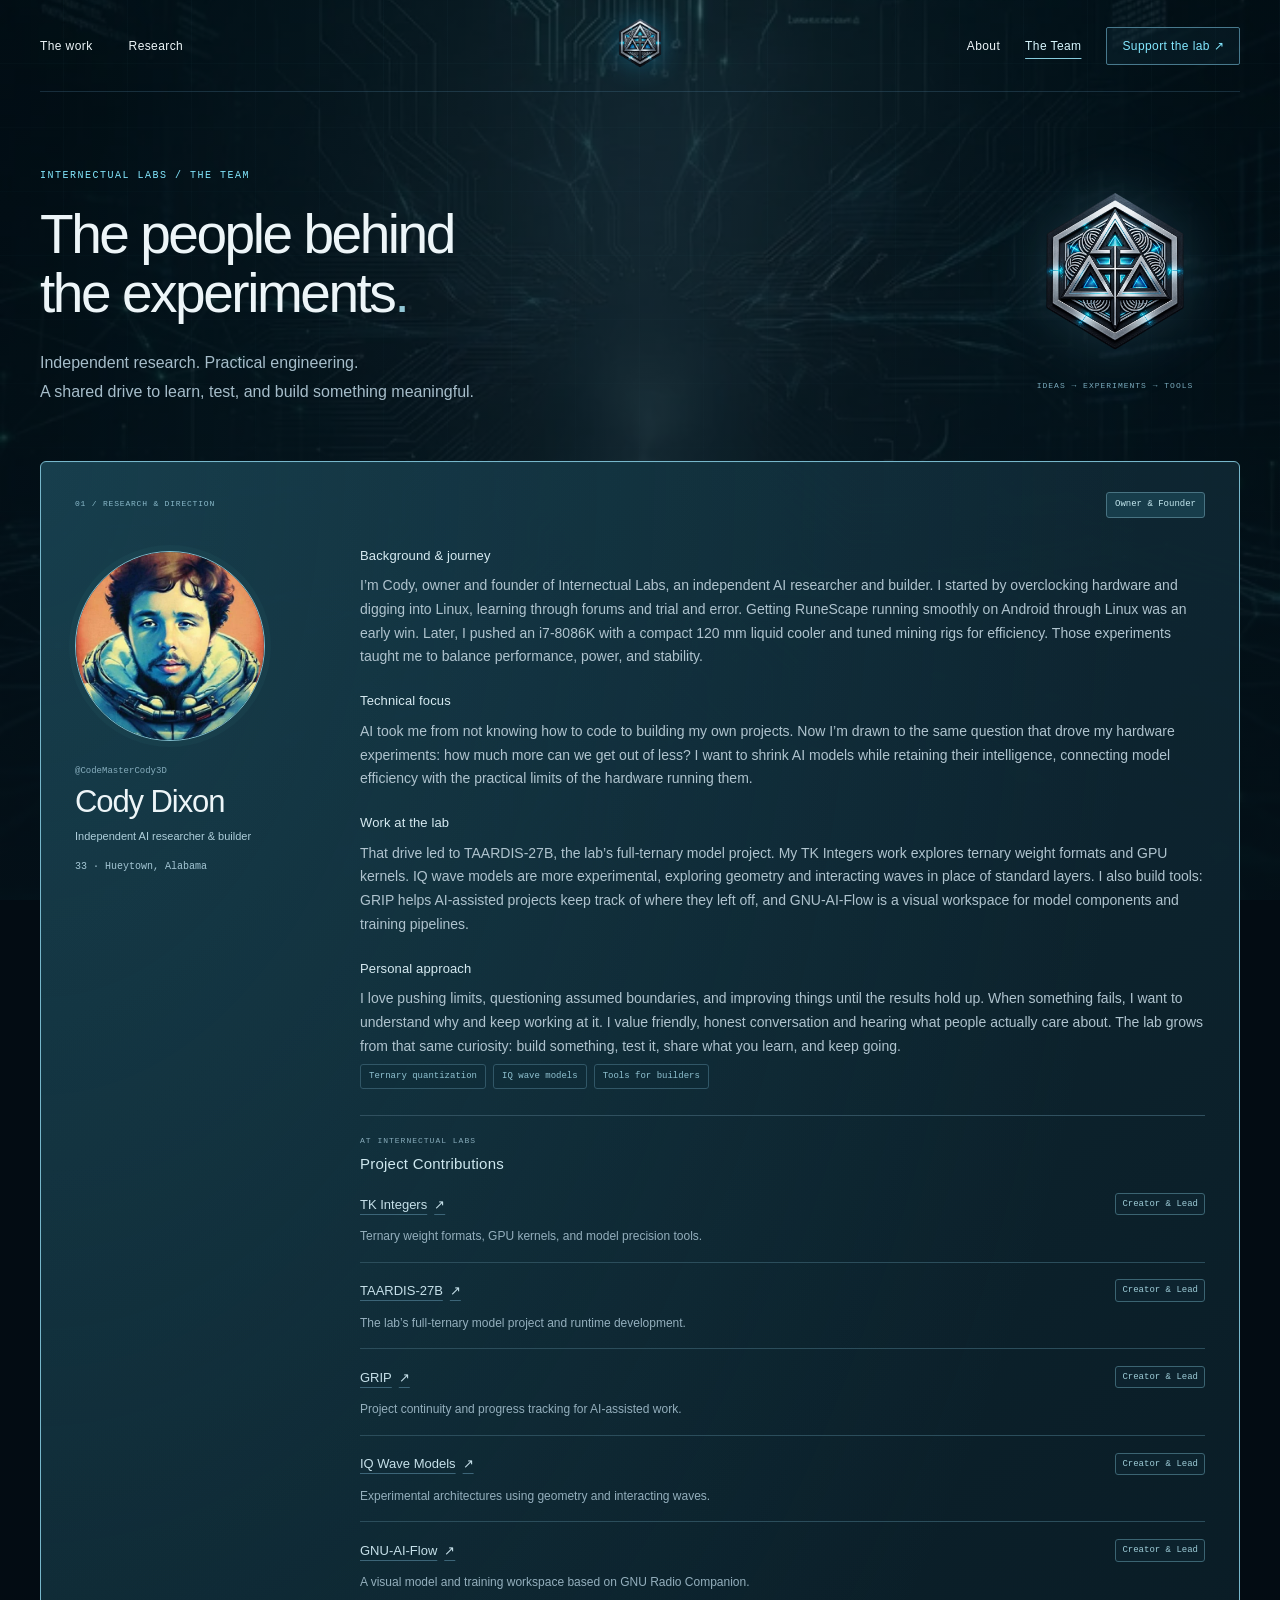
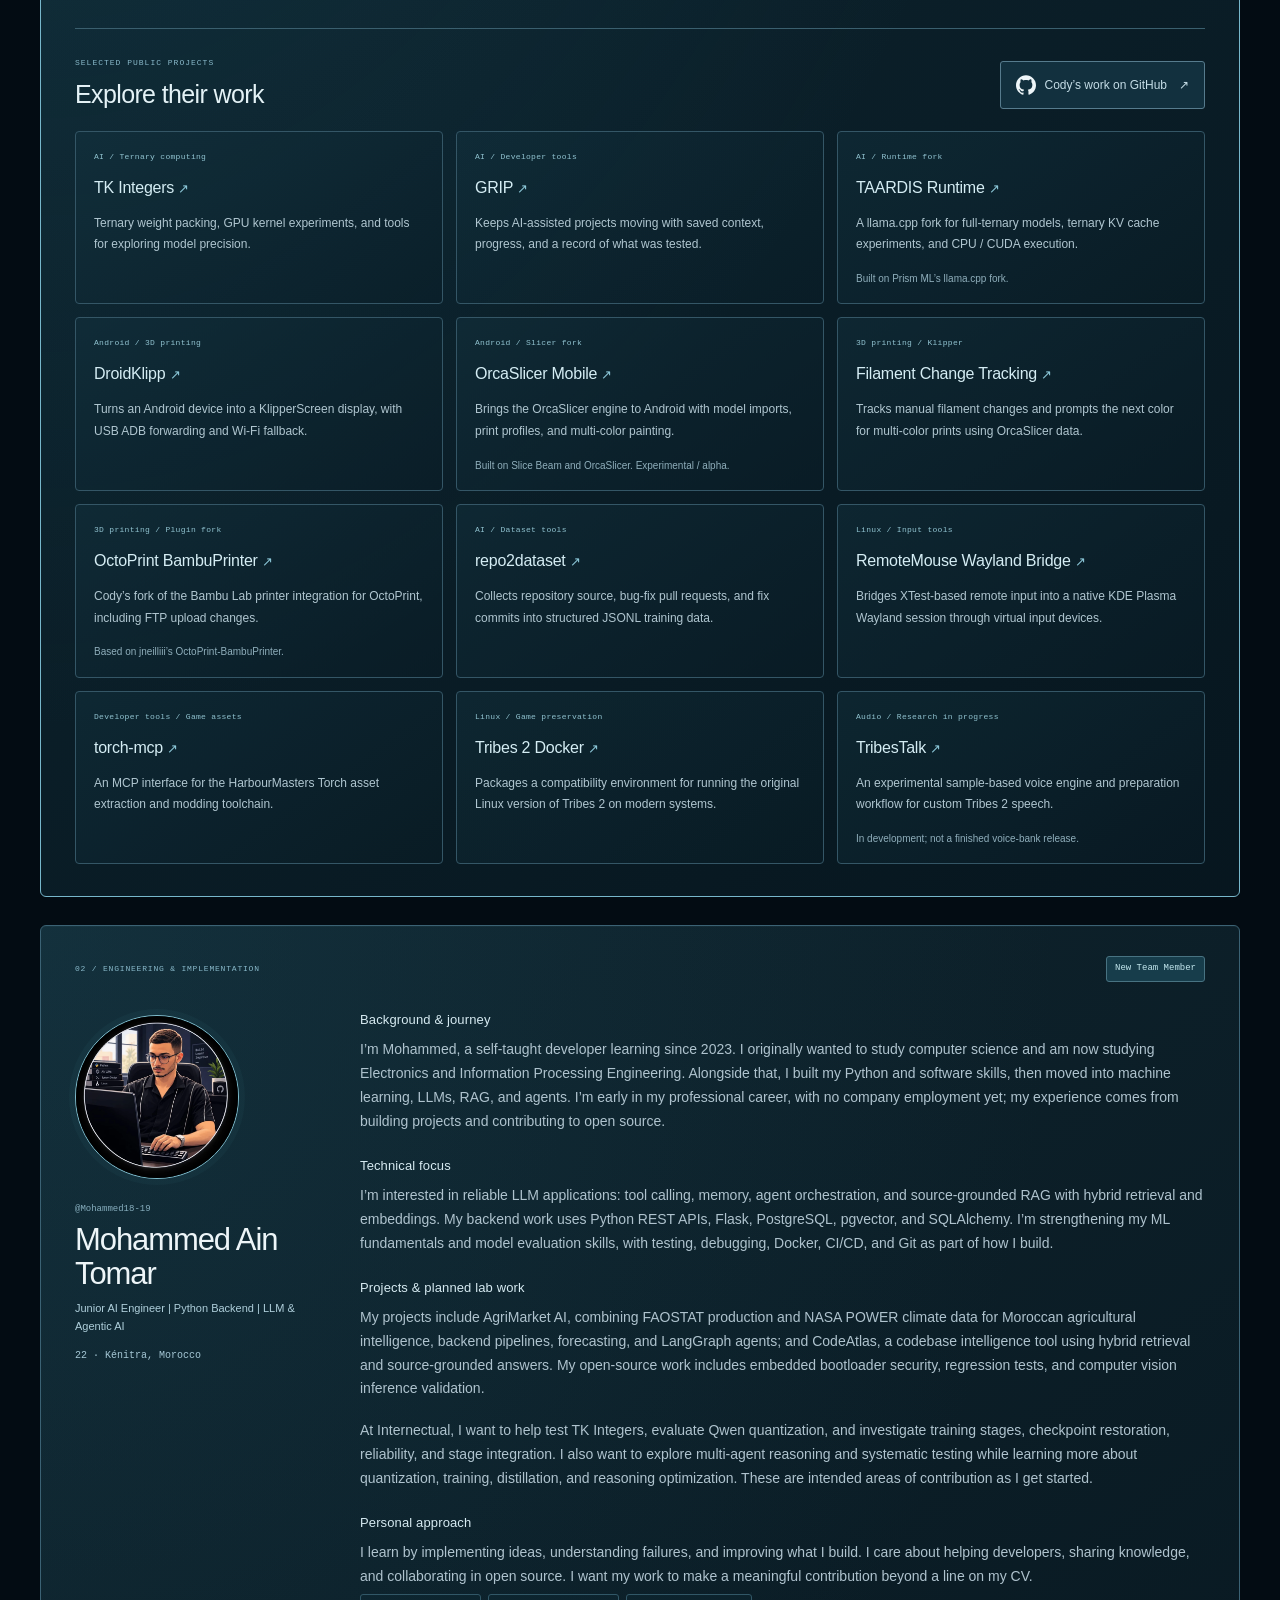
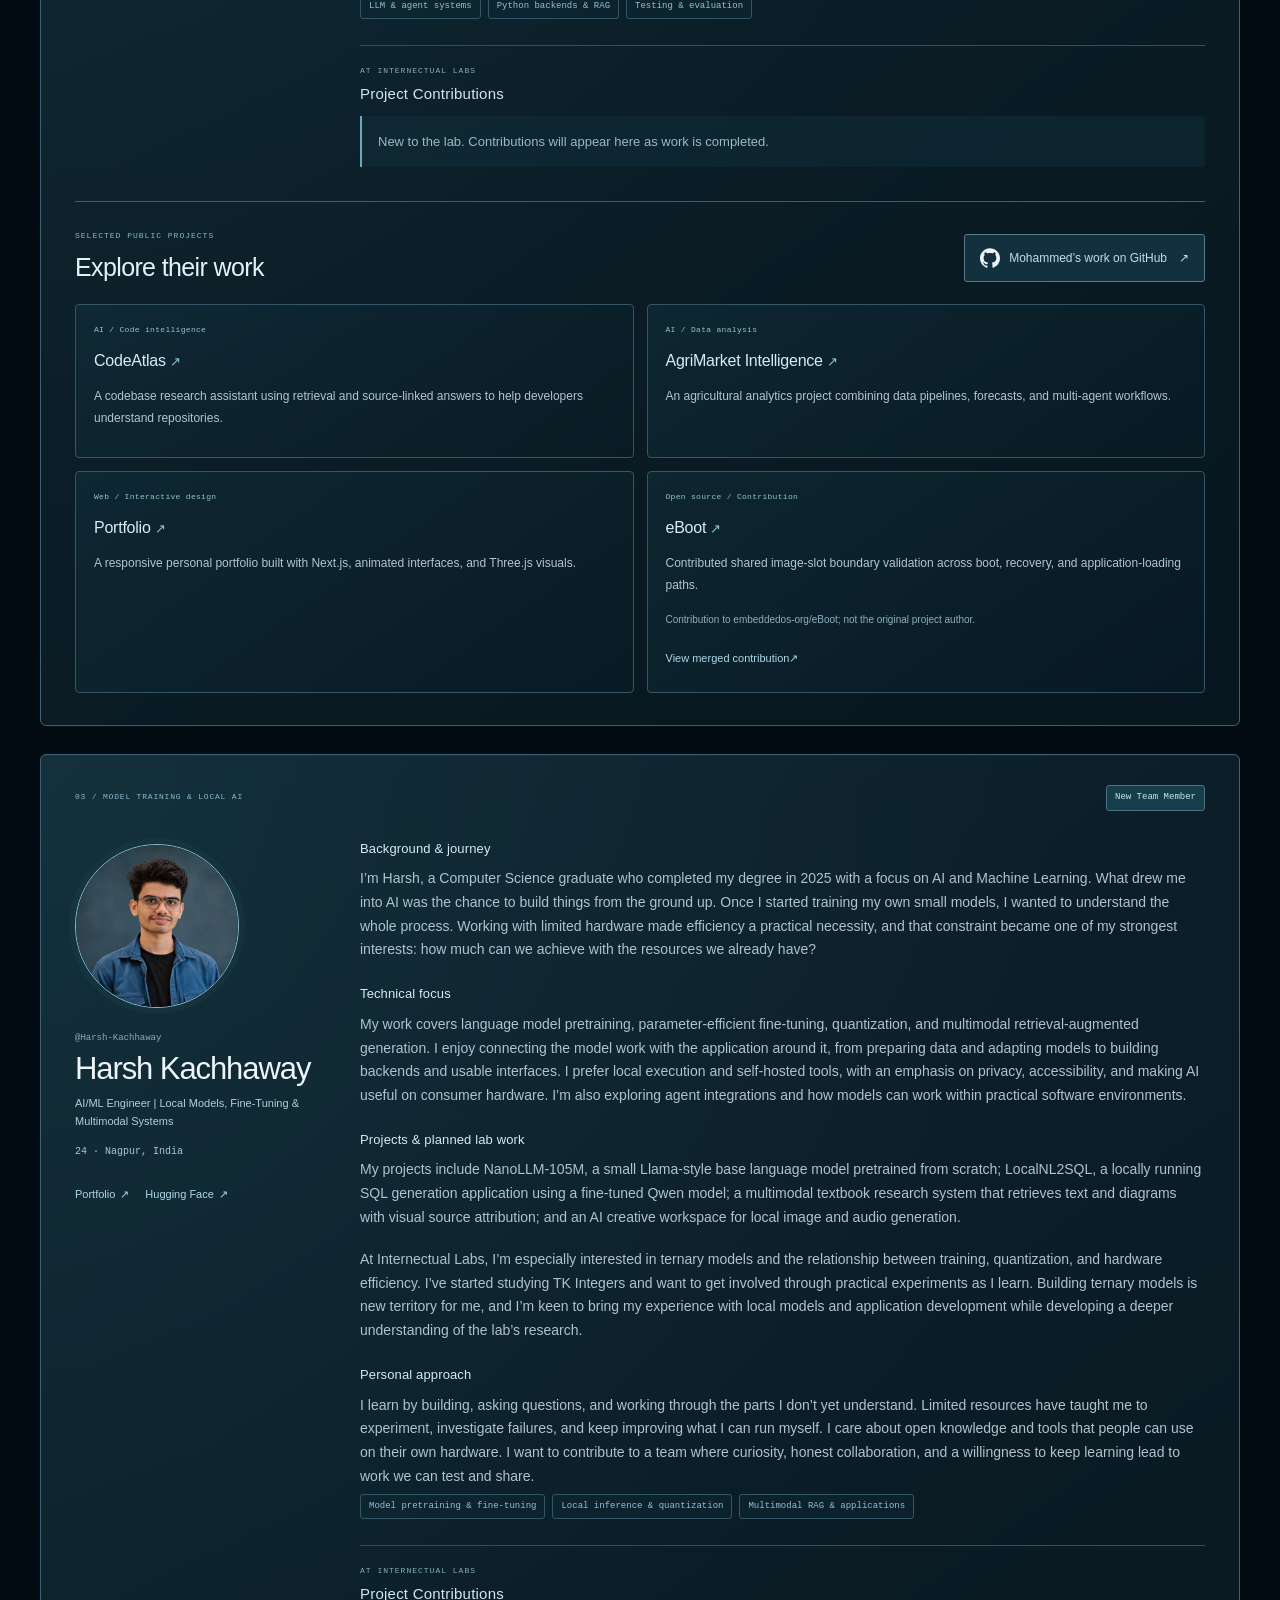
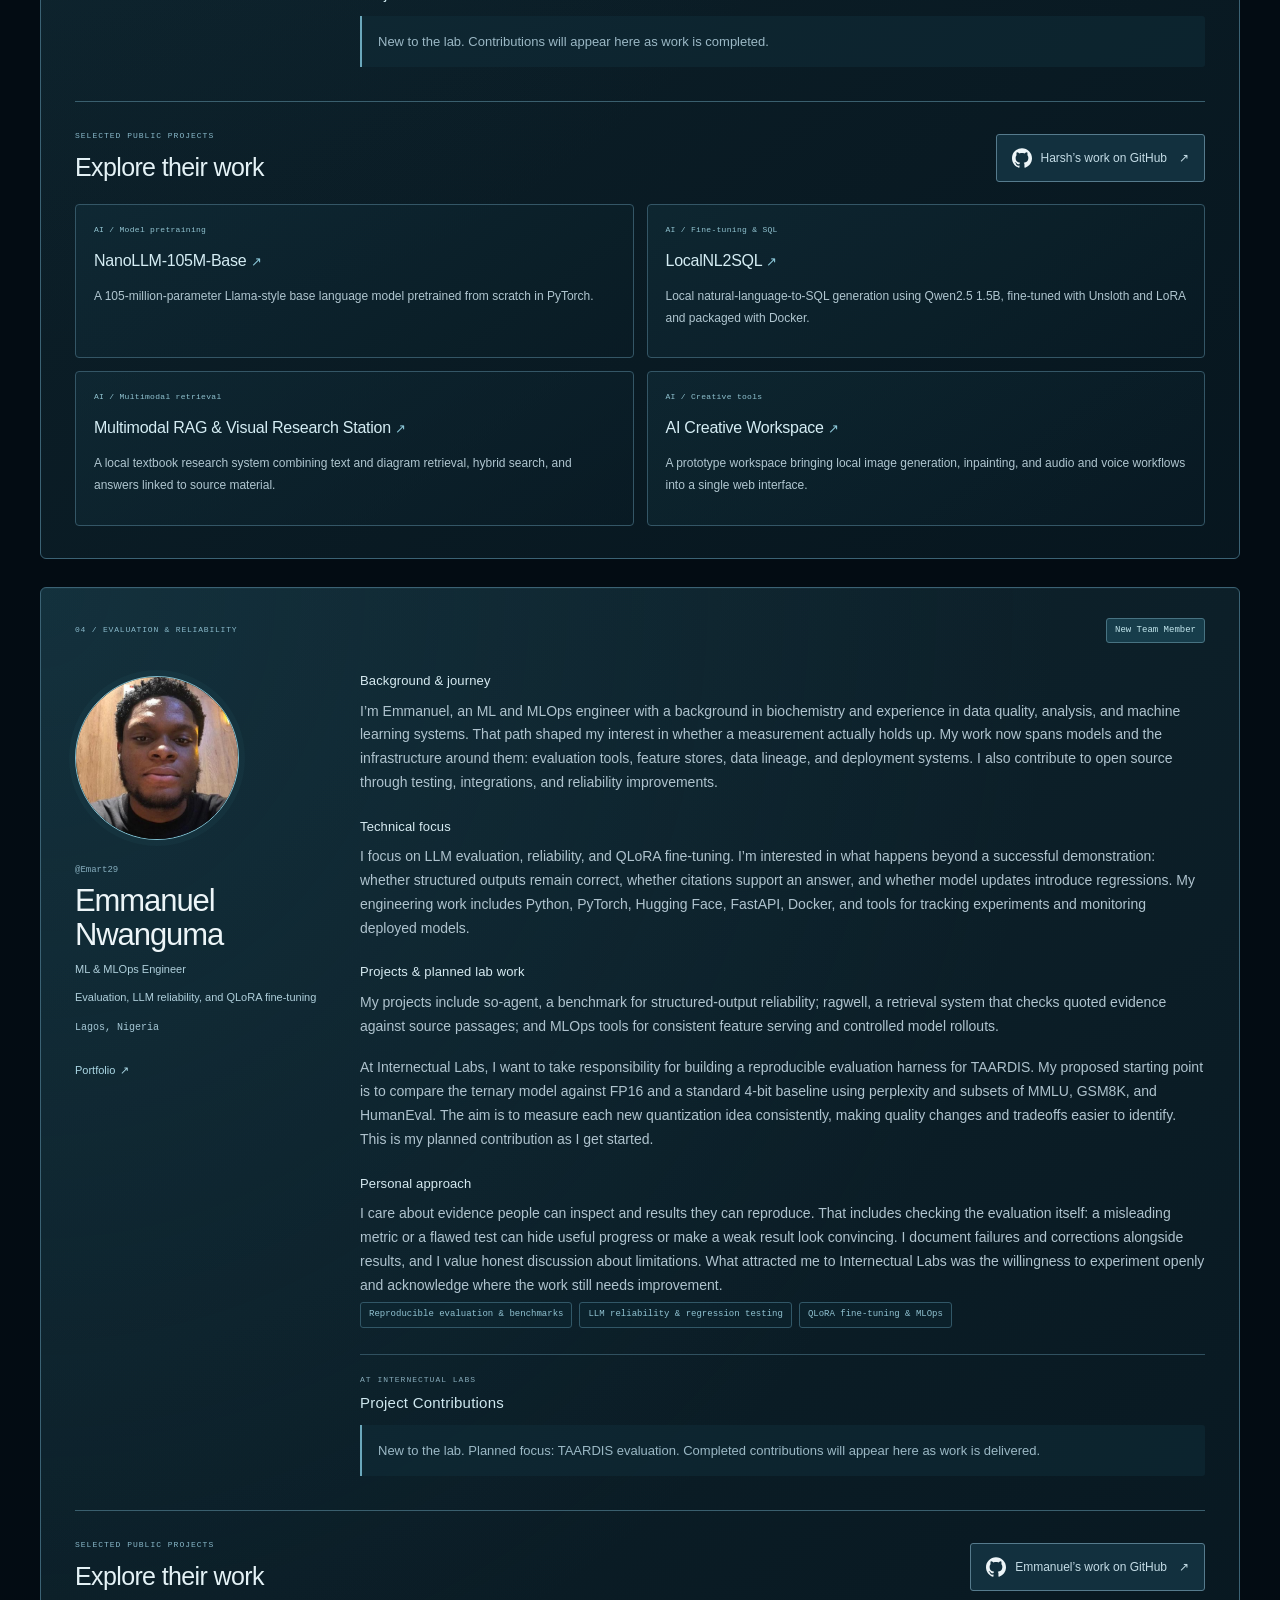
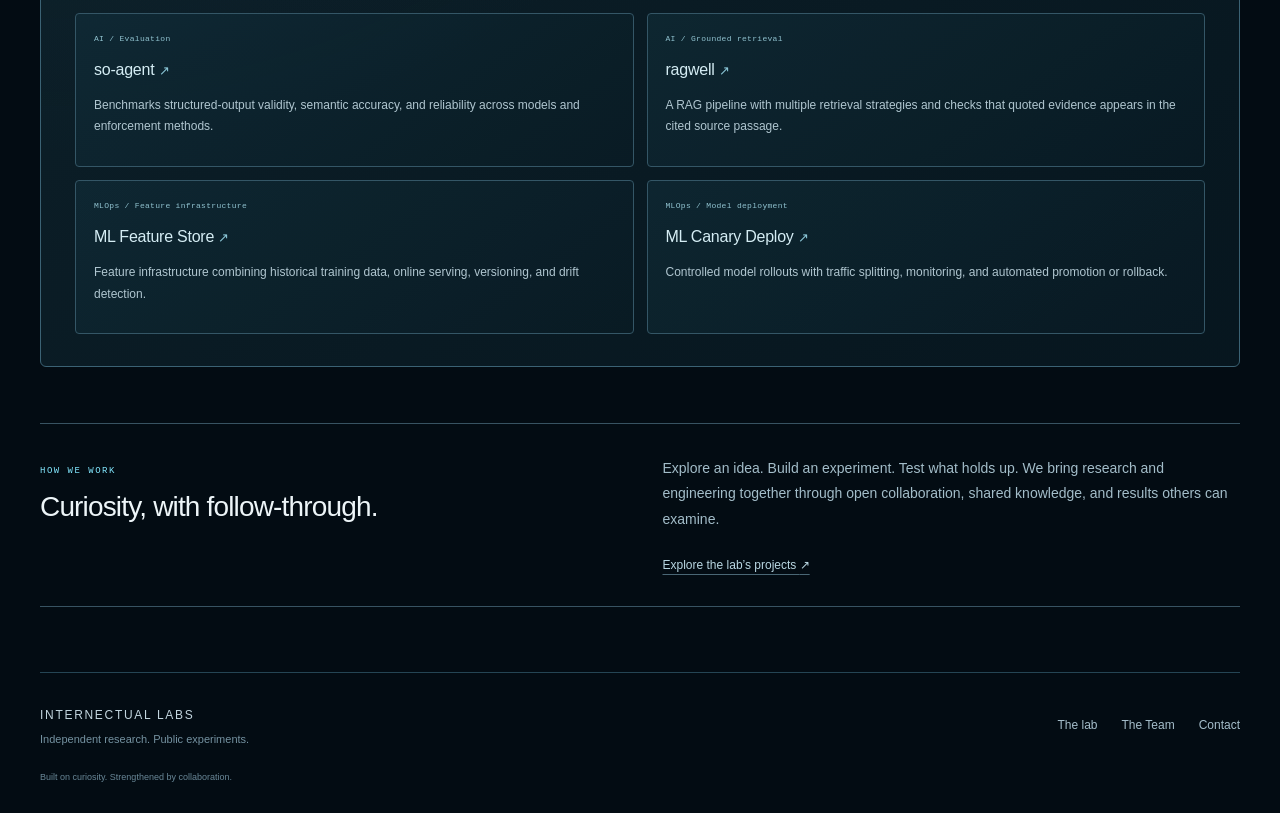
<file: teams.html>
<!doctype html>
<html lang="en">
<head>
  <meta charset="utf-8">
  <meta name="viewport" content="width=device-width,initial-scale=1">
  <meta name="description" content="Meet Cody Dixon, Mohammed Ain Tomar, Harsh Kachhaway, and Emmanuel Nwanguma: the team exploring efficient AI, local models, engineering, and evaluation at Internectual Labs.">
  <meta name="theme-color" content="#071116">
  <meta property="og:title" content="The Team · Internectual Labs">
  <meta property="og:description" content="Independent research, practical engineering, and a shared drive to build something meaningful.">
  <meta property="og:type" content="website">
  <meta property="og:url" content="https://internectual.com/teams.html">
  <link rel="canonical" href="https://internectual.com/teams.html">
  <meta property="og:image" content="https://internectual.com/assets/emblem.webp">
  <title>The Team · Internectual Labs</title>
  <link rel="icon" type="image/webp" href="assets/emblem.webp">
  <link rel="stylesheet" href="styles.css?v=20261105-21">
  <link rel="stylesheet" href="experience.css?v=19">
  <link rel="stylesheet" href="teams.css?v=20261113-23">
</head>
<body class="teams-page">
  <a class="skip" href="#main">Skip to content</a>
  <div class="atmosphere" aria-hidden="true"></div>
  <div class="team-grid-background" aria-hidden="true"></div>
  <div class="page">
    <header class="site-header">
      <nav aria-label="Main navigation">
        <div class="nav-left"><a href="index.html#work">The work</a><a href="index.html#research">Research</a></div>
        <a class="emblem" href="index.html#home" aria-label="Internectual Labs home"><img src="assets/emblem.webp" width="64" height="64" alt=""></a>
        <div class="nav-right"><a href="index.html#about">About</a><a href="teams.html" aria-current="page">The Team</a><a class="nav-support" href="index.html#support">Support the lab <span aria-hidden="true">↗</span></a></div>
      </nav>
    </header>
    <main id="main">
      <section class="team-intro" aria-labelledby="team-title">
        <div>
          <p class="eyebrow">Internectual Labs / The Team</p>
          <h1 id="team-title">The people behind<br>the experiments<span class="accent">.</span></h1>
          <p class="team-intro-copy">Independent research. Practical engineering.<br>A shared drive to learn, test, and build something meaningful.</p>
        </div>
        <div class="team-emblem" aria-hidden="true"><img src="assets/emblem.webp" width="220" height="200" alt=""><span>IDEAS → EXPERIMENTS → TOOLS</span></div>
      </section>

      <section class="team-members" aria-label="Team members">
        <article class="member-card member-card-owner" id="cody-dixon" aria-labelledby="cody-name">
          <div class="member-topline"><span class="eyebrow">01 / Research &amp; direction</span><span class="member-badge">Owner &amp; Founder</span></div>
          <div class="member-identity">
            <img class="member-photo" src="assets/cody-dixon.webp" width="120" height="120" alt="Cody Dixon’s GitHub profile image">
            <div><p class="member-handle">@CodeMasterCody3D</p><h2 id="cody-name">Cody Dixon</h2><p class="member-focus">Independent AI researcher &amp; builder</p><p class="member-details">33 · Hueytown, Alabama</p></div>
          </div>
          <div class="member-bio">
            <section aria-labelledby="cody-background"><h3 id="cody-background">Background &amp; journey</h3>
              <p>I’m Cody, owner and founder of Internectual Labs, an independent AI researcher and builder. I started by overclocking hardware and digging into Linux, learning through forums and trial and error. Getting RuneScape running smoothly on Android through Linux was an early win. Later, I pushed an i7-8086K with a compact 120 mm liquid cooler and tuned mining rigs for efficiency. Those experiments taught me to balance performance, power, and stability.</p>
            </section>
            <section aria-labelledby="cody-focus"><h3 id="cody-focus">Technical focus</h3>
              <p>AI took me from not knowing how to code to building my own projects. Now I’m drawn to the same question that drove my hardware experiments: how much more can we get out of less? I want to shrink AI models while retaining their intelligence, connecting model efficiency with the practical limits of the hardware running them.</p>
            </section>
            <section aria-labelledby="cody-lab"><h3 id="cody-lab">Work at the lab</h3>
              <p>That drive led to TAARDIS-27B, the lab’s full-ternary model project. My TK Integers work explores ternary weight formats and GPU kernels. IQ wave models are more experimental, exploring geometry and interacting waves in place of standard layers. I also build tools: GRIP helps AI-assisted projects keep track of where they left off, and GNU-AI-Flow is a visual workspace for model components and training pipelines.</p>
            </section>
            <section aria-labelledby="cody-approach"><h3 id="cody-approach">Personal approach</h3>
              <p>I love pushing limits, questioning assumed boundaries, and improving things until the results hold up. When something fails, I want to understand why and keep working at it. I value friendly, honest conversation and hearing what people actually care about. The lab grows from that same curiosity: build something, test it, share what you learn, and keep going.</p>
            </section>
          </div>
          <ul class="member-topics" aria-label="Cody’s focus areas"><li>Ternary quantization</li><li>IQ wave models</li><li>Tools for builders</li></ul>
          <section class="member-work member-contributions" aria-labelledby="cody-contributions-title">
            <p class="contributions-context">At Internectual Labs</p>
            <h3 id="cody-contributions-title">Project Contributions</h3>
            <ul class="contribution-list" aria-label="Cody’s Internectual Labs contributions">
              <li><a href="https://github.com/CodeMasterCody3D/tkintegers" target="_blank" rel="noopener noreferrer">TK Integers <span aria-hidden="true">↗</span></a><span class="contribution-role">Creator &amp; Lead</span><p>Ternary weight formats, GPU kernels, and model precision tools.</p></li>
              <li><a href="https://huggingface.co/CodeMasterCody3D/taardis-27b-full-ternary" target="_blank" rel="noopener noreferrer">TAARDIS-27B <span aria-hidden="true">↗</span></a><span class="contribution-role">Creator &amp; Lead</span><p>The lab’s full-ternary model project and runtime development.</p></li>
              <li><a href="https://github.com/CodeMasterCody3D/grip" target="_blank" rel="noopener noreferrer">GRIP <span aria-hidden="true">↗</span></a><span class="contribution-role">Creator &amp; Lead</span><p>Project continuity and progress tracking for AI-assisted work.</p></li>
              <li><a href="index.html#complete-wave-model">IQ Wave Models <span aria-hidden="true">↗</span></a><span class="contribution-role">Creator &amp; Lead</span><p>Experimental architectures using geometry and interacting waves.</p></li>
              <li><a href="index.html#research">GNU-AI-Flow <span aria-hidden="true">↗</span></a><span class="contribution-role">Creator &amp; Lead</span><p>A visual model and training workspace based on GNU Radio Companion.</p></li>
            </ul>
          </section>
          <section class="member-portfolio" id="cody-work" aria-labelledby="cody-work-title">
            <div class="portfolio-heading">
              <div><p class="eyebrow">Selected public projects</p><h3 id="cody-work-title">Explore their work</h3></div>
              <a class="button outline member-github" href="https://github.com/CodeMasterCody3D" target="_blank" rel="noopener noreferrer"><img src="assets/support-github.svg" width="20" height="20" alt="" aria-hidden="true"><span>Cody’s work on GitHub</span><span aria-hidden="true">↗</span></a>
            </div>
            <ul class="repo-grid" aria-label="Cody’s selected repositories">
              <li class="repo-card">
                <p class="repo-category">AI / Ternary computing</p>
                <h4><a href="https://github.com/CodeMasterCody3D/tkintegers" target="_blank" rel="noopener noreferrer">TK Integers <span aria-hidden="true">↗</span></a></h4>
                <p class="repo-description">Ternary weight packing, GPU kernel experiments, and tools for exploring model precision.</p>
              </li>
              <li class="repo-card">
                <p class="repo-category">AI / Developer tools</p>
                <h4><a href="https://github.com/CodeMasterCody3D/grip" target="_blank" rel="noopener noreferrer">GRIP <span aria-hidden="true">↗</span></a></h4>
                <p class="repo-description">Keeps AI-assisted projects moving with saved context, progress, and a record of what was tested.</p>
              </li>
              <li class="repo-card">
                <p class="repo-category">AI / Runtime fork</p>
                <h4><a href="https://github.com/CodeMasterCody3D/taardis-llama.cpp" target="_blank" rel="noopener noreferrer">TAARDIS Runtime <span aria-hidden="true">↗</span></a></h4>
                <p class="repo-description">A llama.cpp fork for full-ternary models, ternary KV cache experiments, and CPU / CUDA execution.</p>
                <p class="repo-credit">Built on Prism ML’s llama.cpp fork.</p>
              </li>
              <li class="repo-card">
                <p class="repo-category">Android / 3D printing</p>
                <h4><a href="https://github.com/CodeMasterCody3D/DroidKlipp" target="_blank" rel="noopener noreferrer">DroidKlipp <span aria-hidden="true">↗</span></a></h4>
                <p class="repo-description">Turns an Android device into a KlipperScreen display, with USB ADB forwarding and Wi-Fi fallback.</p>
              </li>
              <li class="repo-card">
                <p class="repo-category">Android / Slicer fork</p>
                <h4><a href="https://github.com/CodeMasterCody3D/OrcaSlicer-Mobile" target="_blank" rel="noopener noreferrer">OrcaSlicer Mobile <span aria-hidden="true">↗</span></a></h4>
                <p class="repo-description">Brings the OrcaSlicer engine to Android with model imports, print profiles, and multi-color painting.</p>
                <p class="repo-credit">Built on Slice Beam and OrcaSlicer. Experimental / alpha.</p>
              </li>
              <li class="repo-card">
                <p class="repo-category">3D printing / Klipper</p>
                <h4><a href="https://github.com/CodeMasterCody3D/Manual-filament-Change-Tracking" target="_blank" rel="noopener noreferrer">Filament Change Tracking <span aria-hidden="true">↗</span></a></h4>
                <p class="repo-description">Tracks manual filament changes and prompts the next color for multi-color prints using OrcaSlicer data.</p>
              </li>
              <li class="repo-card">
                <p class="repo-category">3D printing / Plugin fork</p>
                <h4><a href="https://github.com/CodeMasterCody3D/OctoPrint-BambuPrinter" target="_blank" rel="noopener noreferrer">OctoPrint BambuPrinter <span aria-hidden="true">↗</span></a></h4>
                <p class="repo-description">Cody’s fork of the Bambu Lab printer integration for OctoPrint, including FTP upload changes.</p>
                <p class="repo-credit">Based on jneilliii’s OctoPrint-BambuPrinter.</p>
              </li>
              <li class="repo-card">
                <p class="repo-category">AI / Dataset tools</p>
                <h4><a href="https://github.com/CodeMasterCody3D/repo2dataset" target="_blank" rel="noopener noreferrer">repo2dataset <span aria-hidden="true">↗</span></a></h4>
                <p class="repo-description">Collects repository source, bug-fix pull requests, and fix commits into structured JSONL training data.</p>
              </li>
              <li class="repo-card">
                <p class="repo-category">Linux / Input tools</p>
                <h4><a href="https://github.com/CodeMasterCody3D/remotemouse-wayland-bridge" target="_blank" rel="noopener noreferrer">RemoteMouse Wayland Bridge <span aria-hidden="true">↗</span></a></h4>
                <p class="repo-description">Bridges XTest-based remote input into a native KDE Plasma Wayland session through virtual input devices.</p>
              </li>
              <li class="repo-card">
                <p class="repo-category">Developer tools / Game assets</p>
                <h4><a href="https://github.com/CodeMasterCody3D/torch-mcp" target="_blank" rel="noopener noreferrer">torch-mcp <span aria-hidden="true">↗</span></a></h4>
                <p class="repo-description">An MCP interface for the HarbourMasters Torch asset extraction and modding toolchain.</p>
              </li>
              <li class="repo-card">
                <p class="repo-category">Linux / Game preservation</p>
                <h4><a href="https://github.com/CodeMasterCody3D/tribes-2-docker" target="_blank" rel="noopener noreferrer">Tribes 2 Docker <span aria-hidden="true">↗</span></a></h4>
                <p class="repo-description">Packages a compatibility environment for running the original Linux version of Tribes 2 on modern systems.</p>
              </li>
              <li class="repo-card">
                <p class="repo-category">Audio / Research in progress</p>
                <h4><a href="https://github.com/CodeMasterCody3D/TribesTalk" target="_blank" rel="noopener noreferrer">TribesTalk <span aria-hidden="true">↗</span></a></h4>
                <p class="repo-description">An experimental sample-based voice engine and preparation workflow for custom Tribes 2 speech.</p>
                <p class="repo-credit">In development; not a finished voice-bank release.</p>
              </li>
            </ul>
          </section>
        </article>

        <article class="member-card" id="mohammed-aintomar" aria-labelledby="mohammed-name">
          <div class="member-topline"><span class="eyebrow">02 / Engineering &amp; implementation</span><span class="member-badge">New Team Member</span></div>
          <div class="member-identity">
            <img class="member-photo" src="assets/mohammed-aintomar.webp" width="120" height="120" alt="Mohammed Ain Tomar">
            <div><p class="member-handle">@Mohammed18-19</p><h2 id="mohammed-name">Mohammed Ain Tomar</h2><p class="member-focus">Junior AI Engineer | Python Backend | LLM &amp; Agentic AI</p><p class="member-details">22 · Kénitra, Morocco</p></div>
          </div>
          <div class="member-bio">
            <section aria-labelledby="mohammed-background"><h3 id="mohammed-background">Background &amp; journey</h3>
              <p>I’m Mohammed, a self-taught developer learning since 2023. I originally wanted to study computer science and am now studying Electronics and Information Processing Engineering. Alongside that, I built my Python and software skills, then moved into machine learning, LLMs, RAG, and agents. I’m early in my professional career, with no company employment yet; my experience comes from building projects and contributing to open source.</p>
            </section>
            <section aria-labelledby="mohammed-focus"><h3 id="mohammed-focus">Technical focus</h3>
              <p>I’m interested in reliable LLM applications: tool calling, memory, agent orchestration, and source-grounded RAG with hybrid retrieval and embeddings. My backend work uses Python REST APIs, Flask, PostgreSQL, pgvector, and SQLAlchemy. I’m strengthening my ML fundamentals and model evaluation skills, with testing, debugging, Docker, CI/CD, and Git as part of how I build.</p>
            </section>
            <section aria-labelledby="mohammed-lab"><h3 id="mohammed-lab">Projects &amp; planned lab work</h3>
              <p>My projects include AgriMarket AI, combining FAOSTAT production and NASA POWER climate data for Moroccan agricultural intelligence, backend pipelines, forecasting, and LangGraph agents; and CodeAtlas, a codebase intelligence tool using hybrid retrieval and source-grounded answers. My open-source work includes embedded bootloader security, regression tests, and computer vision inference validation.</p>
              <p>At Internectual, I want to help test TK Integers, evaluate Qwen quantization, and investigate training stages, checkpoint restoration, reliability, and stage integration. I also want to explore multi-agent reasoning and systematic testing while learning more about quantization, training, distillation, and reasoning optimization. These are intended areas of contribution as I get started.</p>
            </section>
            <section aria-labelledby="mohammed-approach"><h3 id="mohammed-approach">Personal approach</h3>
              <p>I learn by implementing ideas, understanding failures, and improving what I build. I care about helping developers, sharing knowledge, and collaborating in open source. I want my work to make a meaningful contribution beyond a line on my CV.</p>
            </section>
          </div>
          <ul class="member-topics" aria-label="Mohammed’s focus areas"><li>LLM &amp; agent systems</li><li>Python backends &amp; RAG</li><li>Testing &amp; evaluation</li></ul>
          <div class="member-work member-contributions">
            <section aria-labelledby="mohammed-contributions-title">
              <p class="contributions-context">At Internectual Labs</p>
              <h3 id="mohammed-contributions-title">Project Contributions</h3>
              <ul class="contribution-list" aria-label="Mohammed’s Internectual Labs contributions"></ul>
              <p class="contribution-welcome">New to the lab. Contributions will appear here as work is completed.</p>
            </section>
          </div>
          <section class="member-portfolio" id="mohammed-work" aria-labelledby="mohammed-work-title">
            <div class="portfolio-heading">
              <div><p class="eyebrow">Selected public projects</p><h3 id="mohammed-work-title">Explore their work</h3></div>
              <a class="button outline member-github" href="https://github.com/Mohammed18-19" target="_blank" rel="noopener noreferrer"><img src="assets/support-github.svg" width="20" height="20" alt="" aria-hidden="true"><span>Mohammed’s work on GitHub</span><span aria-hidden="true">↗</span></a>
            </div>
            <ul class="repo-grid" aria-label="Mohammed’s selected repositories">
              <li class="repo-card">
                <p class="repo-category">AI / Code intelligence</p>
                <h4><a href="https://github.com/Mohammed18-19/CodeAtlas" target="_blank" rel="noopener noreferrer">CodeAtlas <span aria-hidden="true">↗</span></a></h4>
                <p class="repo-description">A codebase research assistant using retrieval and source-linked answers to help developers understand repositories.</p>
              </li>
              <li class="repo-card">
                <p class="repo-category">AI / Data analysis</p>
                <h4><a href="https://github.com/Mohammed18-19/agrimarket-intelligence" target="_blank" rel="noopener noreferrer">AgriMarket Intelligence <span aria-hidden="true">↗</span></a></h4>
                <p class="repo-description">An agricultural analytics project combining data pipelines, forecasts, and multi-agent workflows.</p>
              </li>
              <li class="repo-card">
                <p class="repo-category">Web / Interactive design</p>
                <h4><a href="https://github.com/Mohammed18-19/Portfolio" target="_blank" rel="noopener noreferrer">Portfolio <span aria-hidden="true">↗</span></a></h4>
                <p class="repo-description">A responsive personal portfolio built with Next.js, animated interfaces, and Three.js visuals.</p>
              </li>
              <li class="repo-card">
                <p class="repo-category">Open source / Contribution</p>
                <h4><a href="https://github.com/Mohammed18-19/eBoot" target="_blank" rel="noopener noreferrer">eBoot <span aria-hidden="true">↗</span></a></h4>
                <p class="repo-description">Contributed shared image-slot boundary validation across boot, recovery, and application-loading paths.</p>
                <p class="repo-credit">Contribution to embeddedos-org/eBoot; not the original project author.</p>
                <a class="repo-detail" href="https://github.com/embeddedos-org/eBoot/pull/109" target="_blank" rel="noopener noreferrer">View merged contribution <span aria-hidden="true">↗</span></a>
              </li>
            </ul>
          </section>
        </article>

        <article class="member-card" id="harsh-kachhaway" aria-labelledby="harsh-name">
          <div class="member-topline"><span class="eyebrow">03 / Model training &amp; local AI</span><span class="member-badge">New Team Member</span></div>
          <div class="member-identity">
            <img class="member-photo" src="assets/harsh-team-portrait.jpg" width="120" height="120" loading="lazy" decoding="async" alt="Harsh Kachhaway">
            <div><p class="member-handle">@Harsh-Kachhaway</p><h2 id="harsh-name">Harsh Kachhaway</h2><p class="member-focus">AI/ML Engineer | Local Models, Fine-Tuning &amp; Multimodal Systems</p><p class="member-details">24 · Nagpur, India</p><div class="member-profile-links"><a href="https://harshkachhaway.vercel.app/" target="_blank" rel="noopener noreferrer">Portfolio <span aria-hidden="true">↗</span></a><a href="https://huggingface.co/harsh8001" target="_blank" rel="noopener noreferrer">Hugging Face <span aria-hidden="true">↗</span></a></div></div>
          </div>
          <div class="member-bio">
            <section aria-labelledby="harsh-background"><h3 id="harsh-background">Background &amp; journey</h3><p>I’m Harsh, a Computer Science graduate who completed my degree in 2025 with a focus on AI and Machine Learning. What drew me into AI was the chance to build things from the ground up. Once I started training my own small models, I wanted to understand the whole process. Working with limited hardware made efficiency a practical necessity, and that constraint became one of my strongest interests: how much can we achieve with the resources we already have?</p></section>
            <section aria-labelledby="harsh-focus"><h3 id="harsh-focus">Technical focus</h3><p>My work covers language model pretraining, parameter-efficient fine-tuning, quantization, and multimodal retrieval-augmented generation. I enjoy connecting the model work with the application around it, from preparing data and adapting models to building backends and usable interfaces. I prefer local execution and self-hosted tools, with an emphasis on privacy, accessibility, and making AI useful on consumer hardware. I’m also exploring agent integrations and how models can work within practical software environments.</p></section>
            <section aria-labelledby="harsh-lab"><h3 id="harsh-lab">Projects &amp; planned lab work</h3><p>My projects include NanoLLM-105M, a small Llama-style base language model pretrained from scratch; LocalNL2SQL, a locally running SQL generation application using a fine-tuned Qwen model; a multimodal textbook research system that retrieves text and diagrams with visual source attribution; and an AI creative workspace for local image and audio generation.</p><p>At Internectual Labs, I’m especially interested in ternary models and the relationship between training, quantization, and hardware efficiency. I’ve started studying TK Integers and want to get involved through practical experiments as I learn. Building ternary models is new territory for me, and I’m keen to bring my experience with local models and application development while developing a deeper understanding of the lab’s research.</p></section>
            <section aria-labelledby="harsh-approach"><h3 id="harsh-approach">Personal approach</h3><p>I learn by building, asking questions, and working through the parts I don’t yet understand. Limited resources have taught me to experiment, investigate failures, and keep improving what I can run myself. I care about open knowledge and tools that people can use on their own hardware. I want to contribute to a team where curiosity, honest collaboration, and a willingness to keep learning lead to work we can test and share.</p></section>
          </div>
          <ul class="member-topics" aria-label="Harsh’s focus areas"><li>Model pretraining &amp; fine-tuning</li><li>Local inference &amp; quantization</li><li>Multimodal RAG &amp; applications</li></ul>
          <section class="member-work member-contributions" aria-labelledby="harsh-contributions-title">
            <p class="contributions-context">At Internectual Labs</p>
            <h3 id="harsh-contributions-title">Project Contributions</h3>
            <p class="contribution-welcome">New to the lab. Contributions will appear here as work is completed.</p>
          </section>
          <section class="member-portfolio member-portfolio-compact" id="harsh-work" aria-labelledby="harsh-work-title">
            <div class="portfolio-heading">
              <div><p class="eyebrow">Selected public projects</p><h3 id="harsh-work-title">Explore their work</h3></div>
              <a class="button outline member-github" href="https://github.com/Harsh-Kachhaway" target="_blank" rel="noopener noreferrer"><img src="assets/support-github.svg" width="20" height="20" alt="" aria-hidden="true"><span>Harsh’s work on GitHub</span><span aria-hidden="true">↗</span></a>
            </div>
            <ul class="repo-grid" aria-label="Harsh’s selected public projects">
              <li class="repo-card">
                <p class="repo-category">AI / Model pretraining</p>
                <h4><a href="https://huggingface.co/harsh8001/NanoLLM-105M-Base" target="_blank" rel="noopener noreferrer">NanoLLM-105M-Base <span aria-hidden="true">↗</span></a></h4>
                <p class="repo-description">A 105-million-parameter Llama-style base language model pretrained from scratch in PyTorch.</p>
              </li>
              <li class="repo-card">
                <p class="repo-category">AI / Fine-tuning &amp; SQL</p>
                <h4><a href="https://github.com/Harsh-Kachhaway/LocalNL2SQL" target="_blank" rel="noopener noreferrer">LocalNL2SQL <span aria-hidden="true">↗</span></a></h4>
                <p class="repo-description">Local natural-language-to-SQL generation using Qwen2.5 1.5B, fine-tuned with Unsloth and LoRA and packaged with Docker.</p>
              </li>
              <li class="repo-card">
                <p class="repo-category">AI / Multimodal retrieval</p>
                <h4><a href="https://github.com/Harsh-Kachhaway/Multimodal-RAG-with-Visual-Source-Attribution-Retrieval" target="_blank" rel="noopener noreferrer">Multimodal RAG &amp; Visual Research Station <span aria-hidden="true">↗</span></a></h4>
                <p class="repo-description">A local textbook research system combining text and diagram retrieval, hybrid search, and answers linked to source material.</p>
              </li>
              <li class="repo-card">
                <p class="repo-category">AI / Creative tools</p>
                <h4><a href="https://github.com/Harsh-Kachhaway/Ai-workspace" target="_blank" rel="noopener noreferrer">AI Creative Workspace <span aria-hidden="true">↗</span></a></h4>
                <p class="repo-description">A prototype workspace bringing local image generation, inpainting, and audio and voice workflows into a single web interface.</p>
              </li>
            </ul>
          </section>
        </article>

        <article class="member-card" id="emmanuel-nwanguma" aria-labelledby="emmanuel-name">
          <div class="member-topline"><span class="eyebrow">04 / Evaluation &amp; reliability</span><span class="member-badge">New Team Member</span></div>
          <div class="member-identity">
            <img class="member-photo" src="assets/emmanuel-nwanguma.jpg" width="120" height="120" loading="lazy" decoding="async" alt="Emmanuel Nwanguma’s GitHub profile image">
            <div><p class="member-handle">@Emart29</p><h2 id="emmanuel-name">Emmanuel Nwanguma</h2><p class="member-focus">ML &amp; MLOps Engineer</p><p class="member-focus">Evaluation, LLM reliability, and QLoRA fine-tuning</p><p class="member-details">Lagos, Nigeria</p><div class="member-profile-links"><a href="https://emart29.vercel.app/" target="_blank" rel="noopener noreferrer">Portfolio <span aria-hidden="true">↗</span></a></div></div>
          </div>
          <div class="member-bio">
            <section aria-labelledby="emmanuel-background"><h3 id="emmanuel-background">Background &amp; journey</h3><p>I’m Emmanuel, an ML and MLOps engineer with a background in biochemistry and experience in data quality, analysis, and machine learning systems. That path shaped my interest in whether a measurement actually holds up. My work now spans models and the infrastructure around them: evaluation tools, feature stores, data lineage, and deployment systems. I also contribute to open source through testing, integrations, and reliability improvements.</p></section>
            <section aria-labelledby="emmanuel-focus"><h3 id="emmanuel-focus">Technical focus</h3><p>I focus on LLM evaluation, reliability, and QLoRA fine-tuning. I’m interested in what happens beyond a successful demonstration: whether structured outputs remain correct, whether citations support an answer, and whether model updates introduce regressions. My engineering work includes Python, PyTorch, Hugging Face, FastAPI, Docker, and tools for tracking experiments and monitoring deployed models.</p></section>
            <section aria-labelledby="emmanuel-lab"><h3 id="emmanuel-lab">Projects &amp; planned lab work</h3><p>My projects include so-agent, a benchmark for structured-output reliability; ragwell, a retrieval system that checks quoted evidence against source passages; and MLOps tools for consistent feature serving and controlled model rollouts.</p><p>At Internectual Labs, I want to take responsibility for building a reproducible evaluation harness for TAARDIS. My proposed starting point is to compare the ternary model against FP16 and a standard 4-bit baseline using perplexity and subsets of MMLU, GSM8K, and HumanEval. The aim is to measure each new quantization idea consistently, making quality changes and tradeoffs easier to identify. This is my planned contribution as I get started.</p></section>
            <section aria-labelledby="emmanuel-approach"><h3 id="emmanuel-approach">Personal approach</h3><p>I care about evidence people can inspect and results they can reproduce. That includes checking the evaluation itself: a misleading metric or a flawed test can hide useful progress or make a weak result look convincing. I document failures and corrections alongside results, and I value honest discussion about limitations. What attracted me to Internectual Labs was the willingness to experiment openly and acknowledge where the work still needs improvement.</p></section>
          </div>
          <ul class="member-topics" aria-label="Emmanuel’s focus areas"><li>Reproducible evaluation &amp; benchmarks</li><li>LLM reliability &amp; regression testing</li><li>QLoRA fine-tuning &amp; MLOps</li></ul>
          <section class="member-work member-contributions" aria-labelledby="emmanuel-contributions-title">
            <p class="contributions-context">At Internectual Labs</p>
            <h3 id="emmanuel-contributions-title">Project Contributions</h3>
            <p class="contribution-welcome">New to the lab. Planned focus: TAARDIS evaluation. Completed contributions will appear here as work is delivered.</p>
          </section>
          <section class="member-portfolio member-portfolio-compact" id="emmanuel-work" aria-labelledby="emmanuel-work-title">
            <div class="portfolio-heading">
              <div><p class="eyebrow">Selected public projects</p><h3 id="emmanuel-work-title">Explore their work</h3></div>
              <a class="button outline member-github" href="https://github.com/Emart29" target="_blank" rel="noopener noreferrer"><img src="assets/support-github.svg" width="20" height="20" alt="" aria-hidden="true"><span>Emmanuel’s work on GitHub</span><span aria-hidden="true">↗</span></a>
            </div>
            <ul class="repo-grid" aria-label="Emmanuel’s selected public projects">
              <li class="repo-card">
                <p class="repo-category">AI / Evaluation</p>
                <h4><a href="https://github.com/Emart29/so-agent" target="_blank" rel="noopener noreferrer">so-agent <span aria-hidden="true">↗</span></a></h4>
                <p class="repo-description">Benchmarks structured-output validity, semantic accuracy, and reliability across models and enforcement methods.</p>
              </li>
              <li class="repo-card">
                <p class="repo-category">AI / Grounded retrieval</p>
                <h4><a href="https://github.com/Emart29/ragwell" target="_blank" rel="noopener noreferrer">ragwell <span aria-hidden="true">↗</span></a></h4>
                <p class="repo-description">A RAG pipeline with multiple retrieval strategies and checks that quoted evidence appears in the cited source passage.</p>
              </li>
              <li class="repo-card">
                <p class="repo-category">MLOps / Feature infrastructure</p>
                <h4><a href="https://github.com/Emart29/ml-feature-store" target="_blank" rel="noopener noreferrer">ML Feature Store <span aria-hidden="true">↗</span></a></h4>
                <p class="repo-description">Feature infrastructure combining historical training data, online serving, versioning, and drift detection.</p>
              </li>
              <li class="repo-card">
                <p class="repo-category">MLOps / Model deployment</p>
                <h4><a href="https://github.com/Emart29/ml-canary-deploy" target="_blank" rel="noopener noreferrer">ML Canary Deploy <span aria-hidden="true">↗</span></a></h4>
                <p class="repo-description">Controlled model rollouts with traffic splitting, monitoring, and automated promotion or rollback.</p>
              </li>
            </ul>
          </section>
        </article>
      </section>

      <section class="team-shared" aria-labelledby="shared-title"><div><p class="eyebrow">How we work</p><h2 id="shared-title">Curiosity, with follow-through.</h2></div><p>Explore an idea. Build an experiment. Test what holds up. We bring research and engineering together through open collaboration, shared knowledge, and results others can examine.</p><a class="text-link" href="index.html#work">Explore the lab’s projects <span aria-hidden="true">↗</span></a></section>
    </main>
    <footer><div><strong>INTERNECTUAL LABS</strong><span>Independent research. Public experiments.</span></div><div><a href="index.html">The lab</a><a href="teams.html" aria-current="page">The Team</a><a href="mailto:codydillondixon@internectual.net">Contact</a></div><p>Built on curiosity. Strengthened by collaboration.</p></footer>
  </div>
</body>
</html>
</file>
<file: styles.css>
@charset "UTF-8";
:root{color-scheme:dark;--bg:#071116;--panel:#0c1b23;--text:#e7edef;--muted:#a0b5c0;--cyan:#a5d9de;--line:#2b414d;--pink:#ecc4d9;--mono:ui-monospace,SFMono-Regular,Consolas,monospace}*{box-sizing:border-box}html{scroll-behavior:smooth;scroll-padding-top:64px}body{margin:0;background:var(--bg);color:var(--text);font-family:Arial,Helvetica,sans-serif;-webkit-font-smoothing:antialiased}a{color:inherit;text-decoration:none}button{font:inherit;color:inherit;cursor:pointer}a,button{-webkit-tap-highlight-color:transparent}button,a,summary{touch-action:manipulation}button:focus-visible,a:focus-visible,summary:focus-visible{outline:2px solid var(--cyan);outline-offset:5px}button:disabled{cursor:default}h1,h2,h3,h4,p,blockquote{margin:0}h1,h2,h3{letter-spacing:-.045em}h2{font-size:clamp(32px,3.5vw,48px);line-height:1.08;font-weight:500}h3{font-weight:500}p{line-height:1.7}.skip{position:fixed;top:-100px;left:15px;z-index:20;padding:12px 20px;background:#dceff0;color:#071116}.skip:focus{top:10px}.atmosphere{position:fixed;inset:0;z-index:-1;background:linear-gradient(#061017cf,#061017ed),url('assets/environment.webp') center/cover;pointer-events:none}.page{max-width:1160px;margin:0 auto;padding:0 30px}.site-header{height:110px;border-bottom:1px solid var(--line)}nav{height:100%;display:grid;grid-template-columns:1fr 80px 1fr;align-items:center;gap:24px}.nav-left,.nav-right{display:flex;gap:36px;align-items:center;font-size:14px}.nav-right{justify-content:flex-end}.nav-support{color:var(--cyan)}nav a:hover,.text-link:hover{color:#fff}.emblem{justify-self:center}.emblem img{width:64px;height:64px;object-fit:contain;filter:drop-shadow(0 0 20px #67a6be28)}.eyebrow{font:11px/1.6 var(--mono);letter-spacing:1.5px;text-transform:uppercase;color:var(--cyan)}.hero{display:grid;grid-template-columns:1.1fr 1fr;gap:0;padding:74px 0 70px;align-items:center;min-height:650px;position:relative}.hero-copy{position:relative;z-index:1}.hero .eyebrow{display:flex;gap:9px;align-items:center;font-size:10px;letter-spacing:1.25px}.status-dot{display:inline-block;width:5px;height:5px;background:var(--cyan);border-radius:50%}.lab-name{font-size:14px;letter-spacing:.28em;color:#bed0d9;margin:26px 0 18px}.hero h1{font-size:clamp(43px,4.5vw,64px);font-weight:500;line-height:1.03}.hero h1>span{display:inline-block;color:var(--cyan);font-size:.69em;margin-top:14px;letter-spacing:-.04em;white-space:nowrap}.hero-description{font-size:17px;line-height:1.65;color:#aebfc8;max-width:385px;margin-top:25px}.hero-actions{display:flex;align-items:center;gap:26px;margin-top:32px}.button{min-height:46px;padding:13px 20px;display:inline-flex;align-items:center;justify-content:center;gap:22px;border:1px solid transparent;border-radius:3px;font-size:13px;font-weight:500;line-height:1.4;transition:background .2s,transform .2s}.button.primary{background:#c8e2e5;color:#0c2028;border-color:#d9eff0;box-shadow:inset 0 1px #fff5}.button.primary:hover{background:#e2f4f5;transform:translateY(-2px)}.text-link{font-size:13px;line-height:1.5;color:#b9d7e2;text-decoration:underline;text-decoration-color:#4a6775;text-underline-offset:5px}.hero-art{position:relative;min-width:0;aspect-ratio:1/1;max-height:510px;margin-left:-15px;isolation:isolate}#liquid{position:absolute;inset:0;width:100%;height:100%;opacity:0;transition:opacity .6s;mask-image:radial-gradient(ellipse at center,#000 45%,transparent 73%)}.webgl-ready #liquid{opacity:1}.orb-fallback{position:absolute;inset:17%;border-radius:48% 52% 51% 49%;background:radial-gradient(ellipse at 38% 24%,#e9eff0 0%,#9ea9ae 12%,#293f4b 32%,#09171e 49%,#91a2ac 74%,#1f3641 85%,#050e13 100%);box-shadow:inset -12px -20px 38px #051016,0 0 60px #82b2c218;transform:rotate(-20deg)}.webgl-ready .orb-fallback{opacity:0}.art-caption{position:absolute;bottom:4%;left:8%;right:8%;display:flex;justify-content:space-between;align-items:center;gap:12px;font:10px var(--mono);color:#8fa7b4}.art-caption button{background:none;border:1px solid #304b58;border-radius:3px;padding:9px 10px;min-height:36px;font:10px var(--mono);color:#c6dce4}.art-caption button:hover{border-color:#91bac7}.art-corner{position:absolute;width:20px;height:20px;border-color:#45606c;border-style:solid;opacity:.65}.top-left{top:10%;left:6%;border-width:1px 0 0 1px}.bottom-right{bottom:15%;right:4%;border-width:0 1px 1px 0}.disciplines{border-top:1px solid var(--line);border-bottom:1px solid var(--line);display:grid;grid-template-columns:repeat(3,1fr);gap:24px;padding:23px 0;color:#b6c8d1;font-size:12px;letter-spacing:.2px}.disciplines span{display:flex;align-items:center;gap:15px}.disciplines b{color:#6994a4;font:10px var(--mono)}.section{padding-top:88px}.section-heading{display:flex;justify-content:space-between;align-items:flex-end;gap:30px;margin-bottom:36px}.section-heading h2{margin-top:14px}.section-heading>p{font-size:13px;color:var(--muted);line-height:1.7}.featured-project{display:grid;grid-template-columns:1fr 1fr;border:1px solid #3c5968;border-radius:6px;overflow:hidden;background:linear-gradient(125deg,#17313d9e,#0a1921c9 65%)}.featured-copy{padding:39px 36px 42px}.featured-copy h3{font-size:40px;margin-top:20px}.accent{color:#92c7d6}.project-lede{font-size:25px;line-height:1.3;color:#d8e5e9;margin-top:14px;letter-spacing:-.02em}.featured-copy>p:not(.eyebrow):not(.project-lede){font-size:14px;color:var(--muted);max-width:405px;margin-top:20px}.project-actions{display:flex;align-items:center;flex-wrap:wrap;gap:20px;margin-top:28px}.packing-demo{padding:30px 30px 28px;border-left:1px solid #2b4453;background:linear-gradient(#08151d7a,#1026305e);display:flex;flex-direction:column;justify-content:center}.demo-heading{display:flex;justify-content:space-between;gap:10px;align-items:center}.demo-heading .eyebrow{font-size:9px;letter-spacing:1px}.demo-tag{font:9px var(--mono);color:#9fcbc5;border:1px solid #385953;padding:5px 7px;border-radius:20px}.packing-demo h4{font-size:26px;letter-spacing:-.025em;font-weight:400;margin-top:25px}.packing-demo>p{font-size:12px;color:#9bb3c0;margin-top:11px;line-height:1.7}.trits{display:flex;gap:10px;justify-content:space-between;margin-top:30px}.trit{width:18%;height:57px;border:1px solid #496371;border-radius:4px;background:linear-gradient(145deg,#253b46,#152630);font:25px var(--mono);box-shadow:inset 0 1px #ffffff0a;transition:transform .15s,border-color .15s}.trit:hover{transform:translateY(-4px);border-color:#b0dce9}.trit.minus{color:#d7abb9}.trit.zero{color:#93b9d2}.trit.plus{color:#b1d5ba}.packing-lines{display:flex;justify-content:space-around;position:relative;height:30px;margin:0 6px}.packing-lines:after{content:'';position:absolute;left:8%;right:8%;bottom:0;border-bottom:1px solid #395968}.packing-lines span{width:1px;background:#395968}.packing-lines span:nth-child(3){height:41px}.byte-box{margin:11px auto 0;display:flex;align-items:center;flex-direction:column;border:1px solid #3f6776;border-radius:4px;padding:14px 28px;background:#0d202a;min-width:245px}.byte-box .eyebrow{font-size:9px;letter-spacing:1px}.byte-box output{font:25px var(--mono);letter-spacing:4px;color:#c3e6e8;margin:9px 0}.byte-box>span:last-child{font:10px var(--mono);color:#87a6b4}.packing-demo .demo-note{font-size:10px;line-height:1.6;margin-top:23px;color:#92aab6}.storage-study{display:grid;grid-template-columns:1fr 1fr;gap:70px;margin:50px 0 64px;padding:10px 36px 0}.storage-study h3{font-size:31px;line-height:1.15;margin-top:15px}.storage-study>div>p:not(.eyebrow){font-size:13px;color:var(--muted);margin-top:17px;max-width:360px}.storage-study details{font-size:12px;margin-top:17px;color:#9fbac6;max-width:400px}.storage-study summary{cursor:pointer;padding:5px 0;line-height:1.6}.storage-study details p{margin-top:10px;font-size:12px;line-height:1.75;color:#9fb2be}.storage-chart{padding-top:3px}.chart-top{display:flex;justify-content:space-between;font:9px var(--mono);text-transform:uppercase;letter-spacing:.5px;color:#87a6b4;gap:15px;margin-bottom:25px}.bar-row{margin-top:19px}.bar-row>div:first-child{display:flex;justify-content:space-between;font:11px var(--mono);color:#adbfca;margin-bottom:9px}.bar-row strong{font-weight:400}.bar-track{height:9px;border-radius:2px;background:#12252f}.bar-track i{display:block;height:100%;width:var(--bar);background:#526a79;border-radius:2px}.bar-row.highlighted .bar-track i{background:linear-gradient(90deg,#9ccbd0,#cce6de)}.bar-row.highlighted>div:first-child{color:#c6e8e2}.storage-chart>p{font:10px/1.7 var(--mono);color:#849fad;margin-top:22px!important}.storage-chart>a{display:inline-block;margin-top:14px;font-size:11px}.project-pair{display:grid;grid-template-columns:1fr 1fr;gap:24px}.project{border:1px solid #2c4553;border-radius:5px;background:#0c1b24;overflow:hidden;display:flex;flex-direction:column}.project-visual{height:240px;position:relative;overflow:hidden;border-bottom:1px solid #2b4453}.grip-visual{background:radial-gradient(ellipse at top,#233e4b88,transparent 65%),repeating-linear-gradient(0deg,transparent,transparent 27px,#90bec309 28px),repeating-linear-gradient(90deg,transparent,transparent 27px,#90bec309 28px),#0b1b25;display:flex;align-items:center;justify-content:center;gap:28px;padding-bottom:27px}.workflow-line{height:1px;position:absolute;top:106px;left:17%;right:17%;background:#6b99a7}.workflow-node{width:70px;height:70px;display:flex;flex-direction:column;align-items:center;justify-content:center;z-index:1;border:1px solid #466775;background:linear-gradient(#1c3642,#0d222e);border-radius:6px;font:24px var(--mono);color:#b1cdd8}.workflow-node span{font:8px var(--mono);letter-spacing:1px;color:#90b1bf;margin-top:7px}.workflow-node.middle{border-color:#a2c8cb;box-shadow:0 0 25px #68b0bd1a}.resume-tag{position:absolute;bottom:34px;font:9px var(--mono);letter-spacing:.5px;color:#90acb9;display:flex;align-items:center;gap:8px}.resume-tag span{color:#bbd8d9;font-size:16px}.taardis-visual{background:radial-gradient(ellipse at center,#1c3944,#081822);display:flex;justify-content:center}.taardis-visual svg{width:100%;max-width:420px;height:100%}.project-body{padding:29px 30px;display:flex;flex-direction:column;flex:1}.project-body .eyebrow{font-size:10px}.project h3{font-size:33px;margin:12px 0 16px}.project-body>p:not(.eyebrow){font-size:14px;color:var(--muted);margin-bottom:25px}.project-link{border-top:1px solid #314a57;padding-top:18px;font-size:13px;display:flex;justify-content:space-between;color:#bfdae3;margin-top:auto}.project-link:hover{color:#fff}.research{padding-top:85px}.research-row{display:grid;grid-template-columns:48px 1fr auto;gap:22px;align-items:start;padding:30px 0;border-top:1px solid var(--line)}.research-number{font:12px var(--mono);color:#7a9cae;padding-top:6px}.research-row h3{font-size:25px;letter-spacing:-.02em}.research-row p{font-size:14px;color:var(--muted);max-width:610px;margin-top:11px}.status{border:1px solid #665d46;background:#453c2722;border-radius:3px;color:#cebd94;font:9px var(--mono);padding:7px 9px;white-space:nowrap;margin-top:3px}.research-footnote{font-size:11px;color:#7e9bab;border-top:1px solid var(--line);padding-top:15px}.about{display:grid;grid-template-columns:.8fr 1.2fr;gap:80px;align-items:center;margin:20px 0 70px}.about-mark{display:flex;flex-direction:column;align-items:center;gap:30px}.about-mark img{width:180px;height:180px;object-fit:contain;filter:drop-shadow(0 0 35px #80c5d31c)}.about-mark>span{font:9px var(--mono);letter-spacing:2px;color:#718e9c}.about-copy h2{margin:16px 0 22px}.about-copy>p:not(.eyebrow){font-size:14px;color:#a0b5c0;max-width:510px}.about-copy blockquote{font-size:18px;line-height:1.65;font-weight:400;margin:25px 0 22px;padding-left:20px;border-left:2px solid #57889b;color:#c4d4dc}.about-copy cite{display:block;font:11px/1.6 var(--mono);color:#7f9bac;margin-top:13px}.support{border:1px solid #4d5261;border-radius:5px;padding:43px 39px;background:radial-gradient(ellipse at top right,#62475c3b,transparent 65%),linear-gradient(125deg,#142934,#0c1922)}.support-top{display:grid;grid-template-columns:1.2fr 1fr;gap:60px}.support .eyebrow{color:#d8b0cc;font-size:10px}.support h2{font-size:42px;margin:18px 0 20px}.support-top>div>p:not(.eyebrow){font-size:14px;color:#a7bac5;max-width:400px}.next-experiment{border-left:1px solid #4c5261;padding-left:31px;align-self:center}.next-experiment h3{font-size:23px;line-height:1.3;margin:16px 0 12px;letter-spacing:-.02em}.next-experiment>p:not(.eyebrow){font-size:13px!important}.goal-label{display:block;margin-top:21px;font:9px var(--mono);letter-spacing:.4px;color:#9ea8bb}.support-bottom{display:flex;align-items:center;gap:26px;margin-top:33px;justify-content:space-between;border-top:1px solid #3c4755;padding-top:26px}.sponsor-button{background:#e4c9dc;color:#2b1c2b;border-color:#f4dfeb;gap:12px;white-space:nowrap}.sponsor-button:hover{background:#f5e0ef;transform:translateY(-2px)}.payment-links{display:flex;gap:16px;align-items:center;flex-wrap:wrap}.payment-links span{font-size:10px;color:#98aabb}.payment-links a{font-size:11px;color:#d0dae4;padding:9px 0;border-bottom:1px solid #536271}.payment-links a:hover{color:#fff}.collaborate{display:flex;justify-content:space-between;align-items:center;gap:40px;padding-top:65px;padding-bottom:70px}.collaborate h2{font-size:31px;margin:13px 0 15px}.collaborate p:not(.eyebrow){font-size:13px;color:var(--muted)}.outline{border-color:#567b8d;color:#c4dce6;white-space:nowrap;background:#10242e}.outline:hover{background:#1e3642}footer{border-top:1px solid var(--line);padding:32px 0 28px;display:grid;grid-template-columns:1fr auto;gap:25px}footer strong{font-size:12px;letter-spacing:1.7px;font-weight:400;color:#c3d6df}footer>div>span{display:block;font-size:11px;color:#7592a1;margin-top:10px}footer>div:nth-child(2){display:flex;gap:24px;align-items:center;font-size:12px;color:#a5becb}footer>p{grid-column:1/-1;font-size:9px;color:#698797}footer a:hover{color:#d7ebef}
@media(min-width:1400px){.hero{min-height:680px}.hero h1{font-size:68px}}
@media(max-width:900px){.page{padding:0 25px}.hero{padding:50px 0 55px;min-height:570px}.hero h1{font-size:52px}.hero h1>span{white-space:normal}.hero-description{font-size:15px}.hero-actions{gap:17px}.hero-art{margin-left:-25px;min-height:360px}.nav-left,.nav-right{gap:22px}.featured-copy{padding:29px 26px}.packing-demo{padding:25px 20px}.project-actions{gap:16px}.featured-copy h3{font-size:35px}.byte-box{min-width:220px}.trits{gap:7px}.trit{height:48px;font-size:22px}.storage-study{gap:40px;padding-left:20px;padding-right:20px}.support{padding:35px 29px}.support-top{gap:30px}.support h2{font-size:36px}.support-bottom{align-items:flex-start;flex-wrap:wrap}.payment-links{gap:20px}.project-body{padding:25px}.about{gap:40px}.collaborate{gap:25px}.collaborate h2{font-size:28px}}
@media(max-width:680px){.page{padding:0 20px}.site-header{height:83px}nav{grid-template-columns:1fr 50px 1fr;gap:10px}.nav-left,.nav-right{font-size:11px;gap:16px}.nav-support span{display:none}.emblem img{width:47px;height:47px}.hero{grid-template-columns:1fr;padding:43px 0 24px;min-height:0}.hero-copy{max-width:480px}.hero .eyebrow{font-size:9px;letter-spacing:1px}.lab-name{font-size:12px;margin-top:25px}.hero h1{font-size:58px}.hero h1>span{white-space:nowrap;font-size:.6em;margin-top:16px}.hero-description{font-size:16px;max-width:370px}.hero-actions{gap:25px;margin-top:27px}.hero-art{width:100%;max-width:460px;margin:-5px auto 0;aspect-ratio:1.25;min-height:0;max-height:390px}.art-caption{left:9%;right:9%;bottom:1%}.disciplines{gap:13px;padding:20px 0;grid-template-columns:1fr;font-size:12px}.disciplines span{gap:15px}.section{padding-top:55px}.section-heading{display:block;margin-bottom:27px}.section-heading>p{font-size:12px;margin-top:18px}.section-heading>p br{display:none}.section-heading h2{font-size:34px;margin-top:12px}.featured-project{grid-template-columns:1fr}.featured-copy{padding:30px 26px 34px}.featured-copy h3{font-size:39px}.project-lede{font-size:26px}.featured-copy>p:not(.eyebrow):not(.project-lede){font-size:14px}.packing-demo{border-left:0;border-top:1px solid #324b58;padding:26px;min-height:380px}.packing-demo h4{font-size:26px}.trit{height:56px;font-size:25px}.trits{gap:10px}.byte-box{min-width:245px}.packing-demo .demo-note{font-size:11px}.storage-study{grid-template-columns:1fr;gap:35px;padding:0 7px;margin:38px 0 48px}.storage-study h3{font-size:30px}.storage-study h3 br{display:none}.storage-study>div>p:not(.eyebrow){max-width:none}.storage-chart>p{font-size:10px}.project-pair{grid-template-columns:1fr;gap:22px}.project-visual{height:220px}.project-body{padding:27px}.project h3{font-size:32px}.research-row{grid-template-columns:24px 1fr;gap:13px;padding:25px 0}.research-row h3{font-size:24px}.research-row p{font-size:13px}.status{grid-column:2;justify-self:start;margin-top:3px}.research-footnote{font-size:11px;line-height:1.7}.about{grid-template-columns:1fr;gap:30px;margin:0 0 45px}.about-mark{flex-direction:row;justify-content:flex-start;gap:22px}.about-mark img{width:80px;height:80px}.about-mark>span{font-size:8px;letter-spacing:1px}.about-copy h2{font-size:36px}.about-copy h2 br{display:none}.about-copy blockquote{font-size:17px}.support{padding:29px 24px}.support-top{grid-template-columns:1fr;gap:27px}.support h2{font-size:36px}.support-top>div>p:not(.eyebrow){font-size:14px}.next-experiment{padding-left:18px}.next-experiment h3{font-size:22px}.support-bottom{padding-top:24px;margin-top:28px;gap:22px}.payment-links{gap:18px}.payment-links span{flex-basis:100%;font-size:11px}.payment-links a{font-size:12px;min-height:37px}.collaborate{display:block;padding:45px 0}.collaborate h2{font-size:29px}.collaborate>.button{margin-top:25px}.collaborate p:not(.eyebrow){font-size:14px}footer{grid-template-columns:1fr;gap:20px;padding:28px 0}footer>div:nth-child(2){gap:25px}footer>p{line-height:1.8}}
@media(max-width:380px){.page{padding:0 16px}.nav-left,.nav-right{gap:12px;font-size:10px}.hero h1{font-size:51px}.hero h1>span{font-size:.59em}.hero-actions{gap:18px}.hero-actions .button{padding:13px 16px}.hero-actions .text-link{font-size:12px}.lab-name{font-size:11px}.packing-demo{padding:23px 19px}.byte-box{min-width:220px}.featured-copy{padding:28px 23px}.support{padding:27px 22px}.support h2{font-size:32px}.chart-top{font-size:8px}.workflow-node{width:62px;height:62px}.grip-visual{gap:23px}.workflow-line{top:96px}}
@media(prefers-reduced-motion:reduce){html{scroll-behavior:auto}*,*::before,*::after{transition:none!important;animation:none!important}}
</file>
<file: experience.css>
/* Internectual identity study 02: the lab emblem is the hero. */
:root{--bg:#030c13;--text:#edf5f8;--muted:#a6c1ce;--cyan:#83e8ff;--line:#254554}
body{background:#030c13}.page{max-width:1280px;padding-left:40px;padding-right:40px}.atmosphere{background:linear-gradient(#02121a92,#04121bcc),url('assets/environment.webp') center/cover}.site-header{height:92px;border-bottom-color:#47718a55}nav{grid-template-columns:1fr 80px 1fr}.emblem img{width:58px;height:58px;filter:drop-shadow(0 0 14px #1baee65e)}.nav-left,.nav-right{font-size:12px;letter-spacing:.4px}.nav-support{border:1px solid #48798d;padding:11px 15px;border-radius:2px;background:#183d4e38}.cinematic-hero{display:block;padding:0 0 58px;min-height:0;text-align:center;isolation:isolate;overflow:visible}.hero-stage{height:480px;position:relative;margin:0 -40px;perspective:1100px;isolation:isolate;touch-action:pan-y}.stage-atmosphere{position:absolute;left:50%;width:100%;top:0;height:150%;transform:translateX(-50%);background:radial-gradient(ellipse at 50% 37%,#035e7a39,transparent 48%),linear-gradient(180deg,#03121b03 60%,#04111a80);z-index:-2;pointer-events:none;overflow:hidden}.stage-atmosphere:before{content:'';position:absolute;left:3%;right:3%;top:65%;height:55%;background-image:linear-gradient(#32bad51a 1px,transparent 1px),linear-gradient(90deg,#32bad51a 1px,transparent 1px);background-size:54px 54px;transform:perspective(450px) rotateX(65deg);transform-origin:50% 0;mask-image:linear-gradient(transparent,#0006,transparent)}#research-field{position:absolute;inset:0;width:100%;height:100%;z-index:2;mask-image:linear-gradient(transparent,#000 12%,#000 85%,transparent)}.stage-halo{position:absolute;width:540px;height:540px;left:50%;top:48%;transform:translate(-50%,-50%);background:radial-gradient(ellipse,#2ad8f612 25%,#0c91c23b 38%,#036c9e24 49%,transparent 67%);filter:blur(12px);z-index:0;pointer-events:none}.logo-object{position:absolute;top:50%;left:50%;width:470px;height:398px;transform:translate(-50%,-50%);transform-style:preserve-3d;z-index:3;pointer-events:none}.logo-core{height:100%;width:100%;position:relative;transform-style:preserve-3d;transform:scale(var(--core-scale,1));transform-origin:50% 50%;filter:brightness(var(--core-brightness,1)) drop-shadow(0 0 var(--core-glow,0px) #30ceff80)}.logo-layer{position:absolute;inset:0;width:100%;height:100%;object-fit:contain}.layer-back{transform:translateZ(-24px) translateY(12px) scale(1.012);filter:brightness(.24) drop-shadow(0 25px 35px #000b);opacity:.8}.layer-mid{transform:translateZ(-12px) translateY(6px);filter:brightness(.5);opacity:.9}.layer-front{transform:translateZ(6px);filter:drop-shadow(0 0 6px #51cfff32) drop-shadow(0 0 35px #00bbff35)}.stage-note{position:absolute;top:42%;z-index:4;text-align:left}.stage-note-left{left:50px}.stage-note-right{right:50px;text-align:right}.stage-note>span{font:8px/1.7 var(--mono);letter-spacing:1.3px;color:#64b8d0}.stage-note strong{display:block;font-size:13px;line-height:1.6;letter-spacing:.3px;font-weight:400;margin-top:10px;color:#b6d0dd}.stage-note i{display:block;width:95px;border-top:1px solid #518ca58a;margin-top:18px;position:relative}.stage-note i:after{content:'';position:absolute;right:0;top:-3px;width:4px;height:4px;background:#9eeaff;box-shadow:0 0 10px #00c8ff}.stage-note-right i{margin-left:auto}.stage-note-right i:after{left:0;right:auto}.stage-bottom{position:absolute;left:45px;right:45px;bottom:12px;z-index:4;display:flex;justify-content:space-between;align-items:center}.stage-hint{font:9px var(--mono);letter-spacing:.8px;color:#6a9aac}.stage-bottom button{font:10px var(--mono);background:#071923b3;border:1px solid #3c6c81;padding:10px 13px;border-radius:2px;min-height:36px;color:#b1d2e0}.stage-bottom button:hover{background:#153e51}.cinematic-hero .hero-copy{z-index:2;max-width:none;padding-top:12px}.cinematic-hero .hero-copy>.eyebrow{font-size:9px;letter-spacing:2px;display:block;color:#65b7cf}.cinematic-hero h1{margin:17px 0 0;font-size:clamp(42px,6.4vw,85px);font-weight:700;letter-spacing:-.045em;line-height:1.04;color:#c6d4dd;background:linear-gradient(180deg,#fbfdff 7%,#e2edf3 27%,#788d9e 50%,#a4becd 59%,#f1f9fc 82%,#6c8d9d);background-clip:text;-webkit-background-clip:text;-webkit-text-fill-color:transparent;filter:drop-shadow(0 3px 0 #02080d) drop-shadow(0 0 20px #559ac313)}.cinematic-hero h1>span{font-size:1em;margin:0 0 0 11px;letter-spacing:-.035em;font-weight:300;display:inline;color:inherit;white-space:nowrap}.hero-statement{font:12px/1.6 var(--mono);letter-spacing:2px;text-transform:uppercase;color:#b6cddd;margin-top:16px}.cinematic-hero .hero-description{font-size:14px;color:#9fbac8;line-height:1.6;max-width:none;margin:18px auto 0}.cinematic-hero .hero-actions{justify-content:center;gap:28px;margin-top:25px}.button.primary{background:linear-gradient(140deg,#cef1f6,#9ccad5);box-shadow:0 0 22px #55cee925,inset 0 1px #ffffffa8;border-color:#d0f0f5}.button.primary:hover{background:#e2faff;box-shadow:0 0 32px #55cee94a}.disciplines{background:linear-gradient(90deg,transparent,#10446042,transparent);border-color:#3a6b805c;padding:22px 24px;position:relative}.disciplines:before,.disciplines:after{content:'';height:4px;width:4px;position:absolute;top:-2px;background:#80e6f0;box-shadow:0 0 8px #33caff}.disciplines:before{left:0}.disciplines:after{right:0}.disciplines span{justify-content:center}.disciplines b{color:#6bb7cd}.section-heading h2{font-weight:500;letter-spacing:-.035em}.featured-project{background:radial-gradient(ellipse at 80% 0,#0078a62b,transparent 60%),linear-gradient(125deg,#14374aeb,#061722e8);border-color:#568a9f8c;box-shadow:0 0 60px #009bcd08,inset 0 1px #a6d4ec14}.featured-copy h3{font-size:45px;letter-spacing:-.04em}.packing-demo{background:radial-gradient(ellipse at center,#16476288,#061a27ba);border-left-color:#41768a66}.trit{background:linear-gradient(145deg,#45616f,#142b3b 54%,#1d4151);box-shadow:inset 0 1px #fff3,0 5px 12px #0003;border-color:#6d98ab;height:64px}.byte-box{background:linear-gradient(#092739,#081b28);border-color:#66a0b6;box-shadow:0 0 28px #22b9e615,inset 0 0 20px #007daa14}.byte-box output{text-shadow:0 0 13px #6ae4ff77;color:#a6f3ff}.project{background:linear-gradient(145deg,#102e40,#0b1d28);border-color:#3e657a}.project-visual{height:260px}.grip-visual{background:radial-gradient(ellipse at center,#26729342,transparent 68%),repeating-linear-gradient(0deg,transparent,transparent 27px,#90bec311 28px),repeating-linear-gradient(90deg,transparent,transparent 27px,#90bec311 28px),#081b28}.workflow-line{top:116px;background:#5ddcff;box-shadow:0 0 7px #1b9eff}.workflow-node{width:83px;height:83px;border-color:#5b8ea5;background:linear-gradient(140deg,#34596d,#0c2434);box-shadow:inset 0 1px #fff2,0 8px 20px #0005}.workflow-node.middle{border-color:#8ce0e8;box-shadow:0 0 30px #10b9e333,inset 0 1px #fff5}.taardis-visual{background:radial-gradient(ellipse at center,#155375,#071a29)}.taardis-visual svg{filter:drop-shadow(0 0 7px #28c2ff45)}.internectual-definition{color:#d2e1e7!important;font-size:15px!important;line-height:1.75;margin:0 0 25px!important;padding:18px 22px;border:1px solid #3b71836b;background:#11354738}.internectual-definition strong{color:#9ed9e7;font:12px var(--mono);letter-spacing:1.2px}.internectual-definition span{font:11px var(--mono);color:#7896a8}.support{background:radial-gradient(ellipse at top right,#6b38734f,transparent 65%),linear-gradient(125deg,#102f42,#0b192a);box-shadow:0 0 50px #7c4b9808}
@media(min-width:1500px){.hero-stage{height:520px}.logo-object{width:510px;height:432px}}
@media(max-width:1050px){.hero-stage{height:440px}.logo-object{width:420px;height:356px}.stage-note-left{left:30px}.stage-note-right{right:30px}.stage-note strong{font-size:11px}.stage-note>span{font-size:7px;letter-spacing:.8px}.stage-note i{width:65px}.stage-halo{width:480px;height:480px}.cinematic-hero h1{font-size:6.7vw}.hero-statement{font-size:11px;letter-spacing:1.6px}.page{padding-left:30px;padding-right:30px}.hero-stage{margin-left:-30px;margin-right:-30px}.stage-bottom{left:30px;right:30px}.workflow-node{width:69px;height:69px}.grip-visual{gap:23px}.trit{height:55px}}
@media(max-width:780px){.stage-note{display:none}.hero-stage{height:410px}.logo-object{width:410px;height:347px}.cinematic-hero h1{font-size:7.1vw}.cinematic-hero h1>span{margin-left:7px}.cinematic-hero .hero-copy>.eyebrow{font-size:8px;letter-spacing:1.2px}.hero-statement{font-size:10px;letter-spacing:1.4px}.stage-bottom{bottom:4px}.stage-hint{font-size:8px}.disciplines{padding-left:12px;padding-right:12px;gap:16px}.disciplines span{font-size:10px;gap:9px}}
@media(max-width:680px){.page{padding:0 20px}.site-header{height:76px}nav{grid-template-columns:1fr 48px 1fr;gap:10px}.nav-left,.nav-right{font-size:10px;letter-spacing:0;gap:13px}.nav-support{padding:8px 9px;border-color:#39637a}.emblem img{width:45px;height:45px}.hero-stage{height:365px;margin-left:-20px;margin-right:-20px}.logo-object{width:350px;height:297px;top:47%}.stage-halo{width:380px;max-width:100%;height:380px;top:47%}.stage-atmosphere{height:155%}.stage-bottom{left:20px;right:20px;bottom:4px}.stage-hint{font-size:8px;max-width:170px;line-height:1.5}.stage-bottom button{font-size:9px;padding:8px 10px;min-height:36px}.cinematic-hero{padding-bottom:35px}.cinematic-hero .hero-copy{padding-top:25px}.cinematic-hero .hero-copy>.eyebrow{font-size:7px;letter-spacing:.7px}.cinematic-hero h1{font-size:clamp(31px,8.9vw,57px);letter-spacing:-.05em;margin-top:18px}.cinematic-hero h1>span{display:block;font-size:.52em;letter-spacing:.35em;padding-left:.35em;margin:7px 0 0;font-weight:400}.hero-statement{font-size:11px;letter-spacing:.6px;max-width:330px;margin:15px auto 0}.cinematic-hero .hero-description{font-size:13px;margin-top:17px}.cinematic-hero .hero-actions{margin-top:23px;gap:23px}.cinematic-hero .hero-actions .button{font-size:12px;padding:12px 21px}.cinematic-hero .hero-actions .text-link{font-size:12px}.disciplines{grid-template-columns:1fr;padding:19px 24px;gap:12px}.disciplines span{justify-content:flex-start;font-size:11px;gap:14px}.featured-copy h3{font-size:40px}.project-visual{height:235px}.workflow-line{top:104px}.workflow-node{width:75px;height:75px}.trit{height:57px}.packing-demo{border-left:0}.internectual-definition{padding:16px 18px;font-size:14px!important}}
@media(max-width:380px){.page{padding:0 16px}.hero-stage{margin-left:-16px;margin-right:-16px;height:335px}.logo-object{width:315px;height:267px}.stage-halo{width:340px;height:340px}.nav-left,.nav-right{gap:10px;font-size:9px}.nav-support{padding:8px}.stage-bottom{left:16px;right:16px}.cinematic-hero .hero-copy>.eyebrow{font-size:6.6px}.hero-statement{font-size:10px}.cinematic-hero .hero-actions{gap:17px}.workflow-node{width:67px;height:67px}}
@media(hover:none){.stage-hint{visibility:hidden}}
@media(prefers-reduced-motion:reduce){.logo-core{transform:none!important;filter:none!important}}

/* Project artwork from each project’s own repository. */
.project-artwork{height:340px;padding:0;display:flex;align-items:center;justify-content:center;background:#020504;overflow:hidden}.project-artwork img{display:block;width:100%;height:100%;object-fit:contain;transition:transform .5s ease}.grip-artwork{background:radial-gradient(ellipse at center,#064c7c55,transparent 75%),#020504}.taardis-artwork{background:#000}.grip-project{border-color:#278db380}.grip-project .project-link{color:#8edfff}.taardis-project{border-color:#65808b80}.project-artwork:hover img{transform:scale(1.025)}@media(max-width:680px){.project-artwork{height:310px}.grip-artwork{height:230px}.project-artwork:hover img{transform:none}}@media(prefers-reduced-motion:reduce){.project-artwork img{transition:none}.project-artwork:hover img{transform:none}}

/* Circuit-current framing: keep the emblem and surrounding tracks readable. */
.stage-note{padding:14px 16px;background:radial-gradient(ellipse at center,#04121be8 15%,#04121b85 55%,transparent 75%)}
.stage-note i:after{display:none}
.stage-halo{background:radial-gradient(ellipse,#34dcff0a 25%,#087fc524 38%,#034b9e16 49%,transparent 67%)}

/* Retain the current logo size inside the compact circuit scene. */
@media(max-width:680px){.logo-object{width:270px;height:234px;top:50%}}
@media(max-width:380px){.logo-object{width:min(250px,66vw);height:217px;top:50%}}

/* Support destinations stay within reach below the emblem and in the full section. */
.hero-support{position:relative;z-index:4;display:flex;align-items:center;justify-content:center;gap:14px;max-width:800px;margin:0 auto 24px;padding:10px 14px;border-top:1px solid #3b6d805c;border-bottom:1px solid #3b6d805c;background:linear-gradient(90deg,transparent,#10384c75,transparent)}
.hero-support-label{font:9px/1.5 var(--mono);letter-spacing:1px;text-transform:uppercase;white-space:nowrap;color:#8bbacb}
.hero-support-links{display:flex;align-items:center;gap:8px}
.hero-support-links a{display:inline-flex;align-items:center;justify-content:center;gap:8px;min-height:44px;padding:9px 12px;border:1px solid #426d803d;border-radius:4px;background:#081d2980;color:#d5e8f1;font-size:12px;line-height:1.4;white-space:nowrap;transition:background .2s,border-color .2s}
.hero-support-links a:hover{background:#164257;border-color:#75c2df88;color:#fff}
.support-logo{display:block;flex:none;width:22px;height:22px;object-fit:contain}
.payment-links a{display:inline-flex;align-items:center;gap:8px;min-height:44px}
.sponsor-button .support-logo{filter:brightness(0);opacity:.85}
@media(max-width:780px){.hero-support{display:block;padding:10px 12px}.hero-support-label{display:block;margin-bottom:8px}.hero-support-links{justify-content:center}.hero-support-links a{padding:8px 10px;font-size:11px}}
@media(max-width:680px){.hero-support{margin:6px auto 18px}.hero-support-links{display:grid;grid-template-columns:1fr 1fr;gap:7px}.hero-support-links a{min-width:0;padding:8px 6px}.payment-links{gap:14px}.payment-links a{gap:7px}}
@media(max-width:380px){.hero-support{padding:9px 8px}.hero-support-links a{font-size:10px;gap:6px}.hero-support-links .support-logo{width:20px;height:20px}}

/* Reverse-prism current follows the existing metalwork above the opaque artwork. */
.core-current{position:absolute;inset:0;width:100%;height:100%;transform:translateZ(8px);z-index:4;pointer-events:none}
.logo-core{filter:brightness(var(--core-brightness,1)) drop-shadow(0 0 var(--core-glow,0px) #e8f8ff80)}

/* Document circuit field stays below all content and accepts no input. */
#page-circuits{position:fixed;inset:0;width:100%;height:100%;z-index:0;pointer-events:none}
.page{position:relative;z-index:1}
.circuit-target{position:relative}

/* Geometric models: a compact, readable study beside the existing research work. */
.geometry-project{display:grid;grid-template-columns:.85fr 1.15fr;gap:0;margin:24px 0 34px;border:1px solid #37617288;border-radius:5px;overflow:hidden;background:linear-gradient(125deg,#102b38f2,#06151ef5)}
.geometry-copy{padding:40px 34px;display:flex;flex-direction:column;align-items:flex-start;justify-content:center}
.geometry-copy h3{font-size:32px;letter-spacing:-.035em;line-height:1.1;margin:12px 0 16px}
.geometry-copy .status{margin-bottom:24px}.geometry-copy .geometry-lede{font-size:26px;line-height:1.25;color:#e6f4fa;margin:0 0 18px;letter-spacing:-.02em}
.geometry-copy p:not(.eyebrow):not(.geometry-lede){font-size:14px;line-height:1.8;color:#a4beca;max-width:355px;margin:0 0 24px}
.geometry-copy .text-link{font-size:12px;line-height:1.6}
.geometry-demo{min-width:0;padding:20px 22px 16px;border-left:1px solid #34536266;background:radial-gradient(ellipse at 50% 42%,#1441506b,transparent 65%),#04121b80}
.geometry-demo-top{display:flex;align-items:center;justify-content:space-between;gap:12px;min-height:28px}.geometry-demo-top .eyebrow{font-size:9px;margin:0}.geometry-phase{font:11px var(--mono);color:#9cdeec}
.geometry-stage{height:325px;position:relative;overflow:hidden}.geometry-stage canvas{display:block;width:100%;height:100%;pointer-events:none}
.geometry-caption{font-size:11px;line-height:1.6;color:#9ab5c1;text-align:center;margin:0 0 16px;min-height:36px;display:flex;align-items:center;justify-content:center}
.geometry-steps{display:grid;grid-template-columns:repeat(6,1fr);gap:5px}.geometry-steps button{min-height:44px;padding:8px 4px;background:#071c28;border:1px solid #315263;border-radius:3px;color:#9db8c7;font:10px var(--mono);cursor:pointer;transition:color .2s,border-color .2s,background .2s}.geometry-steps button[aria-pressed="true"]{color:#e1faff;background:#133b4a;border-color:#69c1d3}.geometry-steps button:hover{color:#effcff;border-color:#96d9e6}
.geometry-playback{display:flex;justify-content:space-between;align-items:center;gap:10px;border-top:1px solid #284553;margin-top:14px;padding-top:12px;color:#6f99ad;font:9px var(--mono)}.geometry-playback>div{display:flex;gap:6px}.geometry-playback button{min-height:36px;border:1px solid #325b6b;background:#071c28;color:#b2d2de;border-radius:3px;padding:6px 9px;font:10px var(--mono);cursor:pointer}.geometry-playback button:hover{border-color:#91d9e6;color:#fff}.geometry-demo button:focus-visible{outline:2px solid #b4f3ff;outline-offset:3px}
@media(max-width:900px){.geometry-project{grid-template-columns:1fr 1.1fr}.geometry-copy{padding:30px 24px}.geometry-copy h3{font-size:28px}.geometry-stage{height:290px}.geometry-demo{padding:18px 14px}.geometry-playback>span{display:none}.geometry-playback{justify-content:flex-end}}
@media(max-width:680px){.geometry-project{grid-template-columns:1fr;margin-top:18px}.geometry-copy{padding:28px 24px}.geometry-copy h3{font-size:29px}.geometry-copy .status{margin-bottom:20px}.geometry-copy .geometry-lede{font-size:25px}.geometry-copy p:not(.eyebrow):not(.geometry-lede){font-size:13px;max-width:none}.geometry-demo{border-left:0;border-top:1px solid #34536266;padding:18px 14px 12px}.geometry-stage{height:285px}.geometry-steps{grid-template-columns:repeat(3,1fr)}.geometry-steps button{font-size:10px;min-height:44px}.geometry-playback>span{display:inline;font-size:8px}.geometry-playback{justify-content:space-between}.geometry-playback button{min-height:40px;font-size:9px;padding:6px 7px}}
@media(max-width:380px){.geometry-stage{height:260px}.geometry-demo{padding:16px 10px 12px}.geometry-copy{padding:26px 20px}.geometry-playback>span{display:none}.geometry-playback{justify-content:flex-end}}
@media(prefers-reduced-motion:reduce){.geometry-steps button{transition:none}}

/* Existing model geometries sit below the future-facing emblem study. */
.shape-explorer{margin:60px 0 34px;scroll-margin-top:30px}.shape-explorer-heading{display:flex;justify-content:space-between;align-items:flex-end;gap:30px;margin-bottom:26px}.shape-explorer-heading h3{font-size:clamp(27px,3vw,37px);font-weight:500;line-height:1.15;letter-spacing:-.025em;margin:14px 0 0}.shape-explorer-heading>p{color:#9ebac6;font-size:13px;line-height:1.8;max-width:360px;margin:0 0 2px}.shape-cards{display:grid;grid-template-columns:repeat(3,minmax(0,1fr));gap:16px}.shape-card{min-width:0;border:1px solid #345567;border-radius:5px;background:linear-gradient(145deg,#0a2531ed,#05121bee);overflow:hidden}.shape-card-top{display:flex;align-items:center;justify-content:space-between;gap:8px;padding:18px 18px 0}.shape-card-top .eyebrow{font-size:8px;letter-spacing:1px;margin:0}.shape-tag{color:#72bed0;border:1px solid #325f70;border-radius:2px;padding:3px 5px;font:8px var(--mono)}.model-shape-canvas{display:block;width:100%;height:265px;touch-action:pan-y;cursor:grab;outline-offset:-4px}.model-shape-canvas:active{cursor:grabbing}.model-shape-canvas:focus-visible{outline:1px solid #99e2f4}.shape-card-copy{padding:0 20px 18px}.shape-card-copy h4{font-size:22px;line-height:1.2;letter-spacing:-.02em;font-weight:500;margin:0 0 10px}.shape-card-copy p{color:#9db8c5;font-size:12px;line-height:1.8;margin:0;min-height:44px}.shape-card-controls{border-top:1px solid #294757;margin:0 16px;padding:12px 0;display:flex;justify-content:space-between;align-items:center;gap:8px}.shape-card-controls>span{color:#7eacbd;font:9px var(--mono)}.shape-card-controls>div{display:flex;gap:5px}.shape-card-controls button{height:36px;min-width:34px;padding:4px 8px;border:1px solid #3b6577;border-radius:3px;background:#0b202d;color:#c4e4ee;font:10px var(--mono);cursor:pointer}.shape-card-controls button:hover{border-color:#9ce5ef;background:#123647}.shape-card-controls button:focus-visible{outline:2px solid #b4f3ff;outline-offset:2px}.shape-explorer-note{color:#799baa;font-size:11px;line-height:1.8;margin:20px 0 0;max-width:780px}
@media(max-width:900px){.shape-cards{gap:10px}.shape-card-top{padding:16px 12px 0}.shape-card-top .eyebrow{font-size:7px;letter-spacing:.5px}.model-shape-canvas{height:220px}.shape-card-copy{padding:0 14px 16px}.shape-card-copy h4{font-size:20px}.shape-card-copy p{min-height:65px}.shape-card-controls{margin:0 12px}.shape-card-controls>span{display:none}.shape-card-controls>div{width:100%;justify-content:space-between}.shape-explorer-heading>p{max-width:310px}}
@media(max-width:680px){.shape-explorer{margin-top:42px}.shape-explorer-heading{display:block;margin-bottom:22px}.shape-explorer-heading>p{margin-top:18px;max-width:none;font-size:13px}.shape-cards{grid-template-columns:1fr;gap:18px}.shape-card-top{padding:18px 20px 0}.shape-card-top .eyebrow{font-size:9px;letter-spacing:1px}.model-shape-canvas{height:285px}.shape-card-copy{padding:0 22px 18px}.shape-card-copy h4{font-size:25px}.shape-card-copy p{min-height:0;font-size:13px}.shape-card-controls{margin:0 20px}.shape-card-controls>span{display:inline}.shape-card-controls>div{width:auto}.shape-card-controls button{height:44px;min-width:44px}.shape-explorer-note{font-size:11px}}

/* The complete model brings the separate geometric studies together. */
.shape-card-complete{grid-column:1/-1;display:grid;grid-template-columns:minmax(0,1.45fr) minmax(0,1fr);margin-top:4px;background:radial-gradient(ellipse at 24% 42%,#12485975,transparent 62%),linear-gradient(135deg,#092531f2,#05131df2)}
.shape-card-complete .shape-card-top,.shape-card-complete .shape-card-controls{grid-column:1/-1}
.shape-card-complete .shape-card-top{padding:22px 24px 0}.shape-card-complete .shape-card-top .eyebrow{font-size:9px}
.shape-card-complete .shape-tag{color:#b0ebeb;border-color:#407582;padding:5px 8px;font-size:9px}
.shape-card-complete .model-shape-canvas{height:390px}
.shape-card-complete .shape-card-copy{align-self:center;padding:30px 40px 30px 10px}
.shape-card-complete .shape-card-copy>.eyebrow{color:#6eb5c8;font:9px var(--mono);letter-spacing:1.2px;min-height:0;margin:0 0 16px}
.shape-card-complete .shape-card-copy h4{font-size:clamp(26px,3vw,36px);margin-bottom:20px;line-height:1.12}
.shape-card-complete .shape-card-copy p:not(.eyebrow){font-size:13px;line-height:1.85;min-height:0;margin-bottom:14px;max-width:365px}
.wave-components{display:flex;flex-wrap:wrap;gap:7px;margin-top:21px}.wave-components span{font:9px/1.5 var(--mono);color:#86bfcd;border:1px solid #305564;border-radius:3px;padding:5px 7px;background:#0b263244}
.shape-card-complete .shape-card-controls{margin:0 24px;padding:14px 0}.shape-card-complete .shape-card-controls>span{display:inline}
.shape-card-complete .shape-card-controls>div{width:auto}
.wave-activity-key{grid-column:1/-1;display:flex;align-items:center;flex-wrap:wrap;gap:9px;margin:0 24px 17px;color:#a1beca;font:9px/1.6 var(--mono)}
.wave-phase-swatch{width:48px;height:4px;border-radius:3px;background:linear-gradient(90deg,#ff5757,#ffeb54,#69ef6b,#59dced,#6e79f2,#e56af2)}
.wave-illustration-note{margin-left:auto;color:#799aa9;font-size:8px}
@media(max-width:900px){.shape-card-complete{grid-template-columns:minmax(0,1.2fr) minmax(0,1fr)}.shape-card-complete .model-shape-canvas{height:370px}.shape-card-complete .shape-card-copy{padding-right:24px}.shape-card-complete .shape-card-copy h4{font-size:29px}.shape-card-complete .shape-card-copy p:not(.eyebrow){font-size:12px}}
@media(max-width:680px){.shape-card-complete{display:block}.shape-card-complete .shape-card-top{padding:20px 20px 0}.shape-card-complete .shape-card-top .eyebrow{font-size:8px}.shape-card-complete .shape-tag{font-size:8px}.shape-card-complete .model-shape-canvas{height:270px}.shape-card-complete .shape-card-copy{padding:0 22px 24px}.shape-card-complete .shape-card-copy h4{font-size:29px}.shape-card-complete .shape-card-copy p:not(.eyebrow){max-width:none;font-size:13px}.wave-components{margin-top:18px}.shape-card-complete .shape-card-controls{margin:0 20px}.shape-card-complete .shape-card-controls>span{max-width:130px;line-height:1.7}}
@media(max-width:680px){.wave-activity-key{margin:0 22px 20px;font-size:8px;gap:7px}.wave-phase-swatch{width:29px}.wave-illustration-note{margin-left:36px;flex-basis:100%}}
</file>
<file: teams.css>
/* Shared navigation accommodates The Team page on the existing design. */
.site-header .nav-right{gap:25px}
.site-header a[aria-current="page"]{color:#d9f8ff;text-decoration:underline;text-decoration-color:#87cbdc;text-underline-offset:8px}
.team-grid-background{position:fixed;inset:0;pointer-events:none;background:linear-gradient(90deg,transparent calc(100% - 1px),#89cedc06 0),linear-gradient(transparent calc(100% - 1px),#89cedc06 0);background-size:64px 64px;mask-image:linear-gradient(#000,transparent 95%)}
.team-intro{display:grid;grid-template-columns:1fr 250px;align-items:center;gap:40px;padding:76px 0 54px}
.team-intro .eyebrow{margin-bottom:21px;font-size:10px}
.team-intro h1{font-size:clamp(38px,4.3vw,59px);font-weight:500;line-height:1.08;letter-spacing:-.045em}
.team-intro-copy{font-size:16px;line-height:1.85;color:#a6bdca;max-width:590px;margin-top:24px}
.team-emblem{display:flex;flex-direction:column;align-items:center;gap:20px}
.team-emblem img{width:190px;height:175px;object-fit:contain;filter:drop-shadow(0 0 28px #6eb9d330)}
.team-emblem span{font:8px var(--mono);letter-spacing:1px;color:#79aabc}
.team-members{display:grid;grid-template-columns:1fr;gap:28px;align-items:stretch}
.member-card{min-width:0;display:grid;grid-template-columns:245px minmax(0,1fr);gap:0 40px;padding:30px 34px 32px;border:1px solid #3b6274;border-radius:6px;background:radial-gradient(ellipse at 0 0,#1c4b5c50,transparent 60%),linear-gradient(145deg,#102630f5,#071720f5);box-shadow:inset 0 1px #a6e4ff08}
.member-card-owner{border-color:#77b7cb;background:radial-gradient(ellipse at 0 0,#225e7160,transparent 65%),linear-gradient(145deg,#112d39f5,#071720f5)}
.member-topline{grid-column:1/-1}
.member-card .member-identity{grid-column:1;grid-row:2/4;flex-direction:column;align-items:flex-start;justify-content:flex-start;gap:23px;margin:0;padding:5px 0 24px}
.member-card .member-photo{width:164px;height:164px}
.member-card-owner .member-photo{width:190px;height:190px}
.member-card .member-bio{grid-column:2;grid-row:2}
.member-card .member-topics{grid-column:2;grid-row:3}
.member-card .member-work{grid-column:2;grid-row:4}
.member-card .member-github{grid-column:1;grid-row:4;align-self:end}
.member-topline{display:flex;justify-content:space-between;align-items:center;flex-wrap:wrap;gap:10px;margin-bottom:28px}
.member-topline .eyebrow{font-size:8px;letter-spacing:.8px;color:#89b9ca}
.member-badge{font:9px/1.5 var(--mono);color:#c3e7ee;padding:5px 8px;background:#173d4b;border:1px solid #487382;border-radius:3px;white-space:nowrap}
.member-identity{display:flex;align-items:center;gap:23px;min-height:132px;margin-bottom:27px}
.member-photo{flex-shrink:0;width:112px;height:112px;border-radius:50%;object-fit:cover;border:1px solid #81bece;box-shadow:0 0 0 6px #74bbcf0a}
.member-identity>div{min-width:0}
.member-handle{font:9px/1.6 var(--mono);color:#86adbd;overflow-wrap:anywhere;margin-bottom:7px}
.member-identity h2{font-size:31px;line-height:1.08;letter-spacing:-.035em;font-weight:500}
.member-focus{font-size:11px;line-height:1.6;color:#afcfdb;margin-top:10px}
.member-bio{font-size:14px;line-height:1.85;color:#afc3ce}
.member-bio p{margin:0 0 18px}
.member-bio p:first-child{color:#d6e4eb}
.member-topics{display:flex;flex-wrap:wrap;gap:7px;list-style:none;padding:5px 0 0;margin:0 0 26px}
.member-topics li{padding:5px 8px;border:1px solid #315767;border-radius:3px;font:9px/1.5 var(--mono);color:#90c2d1;background:#0e2b3655}
.member-work{margin-top:auto;padding-top:19px;border-top:1px solid #30505f}
.member-work .eyebrow{font-size:8px;letter-spacing:1.1px;margin-bottom:10px;color:#87abba}
.member-work>div{display:flex;flex-wrap:wrap;gap:5px 19px}
.member-work a{font-size:12px;color:#c6e0e9;display:inline-flex;gap:7px;align-items:center;min-height:40px;text-decoration:underline;text-decoration-color:#3c6578;text-underline-offset:5px}
.member-work a:hover{color:#fff;text-decoration-color:#b4e7f5}
.member-contributions h3{font-size:15px;font-weight:500;letter-spacing:.015em;color:#cfe8ef;margin:0 0 14px}
.contribution-list{list-style:none;margin:0;padding:0}
.contribution-list:empty{display:none}
.contribution-list li{display:grid;grid-template-columns:minmax(0,1fr) auto;gap:0 18px;padding:10px 0 14px;border-bottom:1px solid #2b4d5b}
.contribution-list li:last-child{border-bottom:0;padding-bottom:0}
.contribution-list li:first-child{padding-top:0}
.contribution-list a{justify-self:start;font-size:13px;min-height:36px}
.contribution-role{align-self:center;color:#9dccd7;font:9px/1.6 var(--mono);white-space:nowrap;border:1px solid #3b6472;border-radius:3px;padding:3px 6px;background:#173b472e}
.contribution-list p{grid-column:1/-1;color:#94afbd;font-size:12px;line-height:1.8;margin:4px 0 0}
.contribution-welcome{font-size:13px;line-height:1.8;color:#9bb8c5;margin:0;padding:14px 16px;background:#102e3a80;border-left:2px solid #6ba8bc;border-radius:0 3px 3px 0}
.member-personal{margin-top:25px;padding-top:22px;border-top:1px solid #30505f}
.member-personal>div{display:flex;flex-wrap:wrap;gap:5px 20px}
@media(max-width:380px){.contribution-list li{grid-template-columns:1fr;gap:3px}.contribution-role{justify-self:start}.contribution-list p{margin-top:7px}.member-contributions h3{font-size:14px}}
.member-github{margin-top:18px;justify-content:flex-start;width:100%;min-height:48px;gap:12px;background:#12303e}
.member-github>span{margin-left:auto}
.team-shared{margin:56px 0 65px;padding:32px 0;border-top:1px solid #385362;border-bottom:1px solid #385362;display:grid;grid-template-columns:1fr 1fr;gap:24px 45px;align-items:center}
.team-shared .eyebrow{font-size:9px;margin-bottom:12px}
.team-shared h2{font-size:28px;line-height:1.2;letter-spacing:-.03em}
.team-shared>p{color:#a3bdc9;font-size:14px;line-height:1.8}
.team-shared>a{grid-column:2;justify-self:start;font-size:12px}
@media(max-width:1000px){.site-header .nav-right{gap:19px}.member-card{padding:24px}.member-identity{gap:17px}.member-photo{width:90px;height:90px}.member-identity h2{font-size:27px}.member-focus{font-size:10px}.member-bio{font-size:13px}.member-topline{align-items:flex-start;flex-direction:column;gap:9px}}
@media(max-width:760px){.team-intro{grid-template-columns:1fr 150px;gap:20px;padding:52px 0 40px}.team-emblem img{width:145px;height:140px}.team-emblem span{display:none}.team-members{grid-template-columns:1fr;gap:24px}.member-card{padding:28px}.member-topline{flex-direction:row;align-items:center}.member-identity{min-height:110px;gap:24px}.member-photo{width:108px;height:108px}.member-identity h2{font-size:32px}.member-focus{font-size:12px}.member-bio{font-size:15px}.team-shared{gap:22px;grid-template-columns:1fr}.team-shared>a{grid-column:1}}
@media(max-width:680px){.site-header{height:112px}.site-header nav{grid-template-columns:1fr 48px 1fr;gap:12px}.site-header .nav-left{gap:0;flex-direction:column;align-items:flex-start;justify-content:center}.site-header .nav-right{gap:0 14px;display:grid;grid-template-columns:auto auto;justify-content:end;font-size:11px}.site-header .nav-right .nav-support{grid-column:1/-1;justify-self:end}.site-header nav a:not(.emblem){min-height:44px;display:flex;align-items:center;white-space:nowrap}.site-header a[aria-current="page"]{text-underline-offset:6px}.team-intro{display:block;padding:43px 0 34px}.team-intro h1{font-size:43px}.team-intro .eyebrow{font-size:9px;letter-spacing:1.2px;margin-bottom:17px}.team-intro-copy{font-size:14px;line-height:1.8;margin-top:20px}.team-emblem{display:none}.member-card{padding:24px 22px}.member-topline{gap:8px;margin-bottom:24px}.member-topline .eyebrow{font-size:7px}.member-badge{font-size:8px;padding:5px 7px}.member-identity{gap:18px;margin-bottom:24px}.member-photo{width:86px;height:86px}.member-identity h2{font-size:29px}.member-focus{font-size:10px}.member-handle{font-size:8px}.member-bio{font-size:14px;line-height:1.85}.member-topics li{font-size:8px}.team-shared{margin:38px 0 43px;padding:28px 0}.team-shared h2{font-size:27px}.team-shared>p{font-size:13px}}
@media(max-width:380px){.team-intro h1{font-size:37px}.member-card{padding:22px 18px}.member-identity{gap:14px}.member-photo{width:70px;height:70px}.member-identity h2{font-size:26px}.member-topline{align-items:flex-start;flex-direction:column;gap:8px}.site-header .nav-right{font-size:10px;gap:0 12px}}
@media(max-width:1000px) and (min-width:761px){.member-card{grid-template-columns:205px minmax(0,1fr);gap:0 28px}.member-card .member-photo{width:145px;height:145px}.member-card-owner .member-photo{width:170px;height:170px}.member-card .member-github{font-size:12px}}
@media(max-width:760px){.member-card{display:flex;flex-direction:column}.member-card .member-identity{flex-direction:row;align-items:center;padding:0;margin-bottom:26px;gap:24px}.member-card .member-photo{width:108px;height:108px}.member-card .member-github{align-self:auto}.member-card .member-work{margin-top:0}}
@media(max-width:680px){.member-card .member-identity{gap:18px}.member-card .member-photo{width:86px;height:86px}}
@media(max-width:380px){.member-card .member-identity{gap:14px}.member-card .member-photo{width:70px;height:70px}}

/* Public portfolios stay distinct from contributions to Internectual Labs. */
.contributions-context{font:8px/1.6 var(--mono);letter-spacing:1px;text-transform:uppercase;color:#87abba;margin:0 0 7px}
.member-portfolio{grid-column:1/-1;grid-row:5;min-width:0;margin-top:34px;padding-top:28px;border-top:1px solid #3a5f6e;scroll-margin-top:30px}
.portfolio-heading{display:flex;align-items:center;justify-content:space-between;gap:20px;margin-bottom:22px}
.portfolio-heading .eyebrow{font-size:8px;letter-spacing:1px;margin:0 0 9px;color:#89b9ca}
.portfolio-heading h3{font-size:25px;line-height:1.2;font-weight:500;letter-spacing:-.025em;color:#e4f2f6}
.member-card .portfolio-heading .member-github{display:inline-flex;align-items:center;gap:9px;width:auto;max-width:100%;margin:0;padding:13px 15px;font-size:12px;line-height:1.5;text-decoration:none;flex-shrink:0}
.member-github>img{flex-shrink:0}
.member-github>span:first-of-type{margin-left:0}
.member-github>span:last-of-type{margin-left:3px}
.repo-grid{display:grid;grid-template-columns:repeat(3,minmax(0,1fr));gap:13px;list-style:none;margin:0;padding:0}
.repo-card{min-width:0;display:flex;flex-direction:column;align-items:flex-start;padding:19px 18px 16px;border:1px solid #345666;border-radius:4px;background:linear-gradient(145deg,#13334075,#091c2675);transition:border-color .15s,background .15s}
.repo-card:focus-within,.repo-card:hover{border-color:#6ca3b7;background:#14323e}
.repo-category{font:8px/1.6 var(--mono);letter-spacing:.3px;color:#91c3d0;margin:0 0 7px}
.repo-card h4{font-size:16px;line-height:1.45;font-weight:500;margin:0 0 9px;letter-spacing:-.015em;max-width:100%}
.repo-card h4 a{color:#d5edf4;display:inline-block;text-decoration:none;overflow-wrap:anywhere;padding:5px 0}
.repo-card h4 a:hover{text-decoration:underline;text-underline-offset:5px}
.repo-card h4 span{font-size:13px;color:#8cc8d9;white-space:nowrap}
.repo-description{font-size:12px;line-height:1.8;color:#b0c6d0;margin:0 0 12px}
.repo-credit{font-size:10px;line-height:1.75;color:#8faebb;margin:0;padding-top:2px}
.repo-detail{margin-top:12px;display:inline-flex;align-items:center;min-height:36px;font-size:11px;line-height:1.5;color:#acd8e5;text-underline-offset:4px}
#mohammed-work .repo-grid,.member-portfolio-compact .repo-grid{grid-template-columns:repeat(2,minmax(0,1fr))}
.member-portfolio a:focus-visible{outline:2px solid #a7e7fa;outline-offset:5px;border-radius:2px}
@media(max-width:1000px){.repo-grid{grid-template-columns:repeat(2,minmax(0,1fr))}}
@media(max-width:760px){.member-portfolio{margin-top:28px;padding-top:24px}.portfolio-heading{flex-wrap:wrap;gap:16px}.portfolio-heading h3{font-size:24px}.member-card .portfolio-heading .member-github{font-size:12px}.repo-card{padding:17px}.repo-description{font-size:13px}.repo-category{font-size:9px}.repo-credit{font-size:11px}}
@media(max-width:560px){.repo-grid,#mohammed-work .repo-grid,.member-portfolio-compact .repo-grid{grid-template-columns:1fr}.portfolio-heading{align-items:flex-start;flex-direction:column}.repo-card h4{font-size:17px}.repo-card h4 a{min-height:40px;display:inline-flex;align-items:center;gap:6px}.repo-card{padding:18px}.member-card .portfolio-heading .member-github{width:100%;justify-content:flex-start;white-space:normal}.member-github>span:last-of-type{margin-left:auto}.repo-detail{min-height:44px}}

/* Matching profile sections keep each member’s story easy to scan. */
.member-details{font:10px/1.8 var(--mono);color:#a5c7d5;margin-top:12px;overflow-wrap:anywhere}
.member-bio section+section{margin-top:22px}
.member-bio h3{font-size:13px;line-height:1.5;font-weight:500;color:#d6eaf1;letter-spacing:.01em;margin:0 0 9px}
.member-bio section p:last-child{margin-bottom:0}

/* Personal profile links use the existing team-page palette. */
.member-profile-links{display:flex;flex-wrap:wrap;gap:0 16px;margin-top:12px}
.member-profile-links a{display:inline-flex;align-items:center;gap:5px;min-height:44px;color:#acd8e5;font-size:11px;line-height:1.5;text-underline-offset:5px}
.member-profile-links a:focus-visible{outline:2px solid #a7e7fa;outline-offset:4px;border-radius:2px}
</file>
